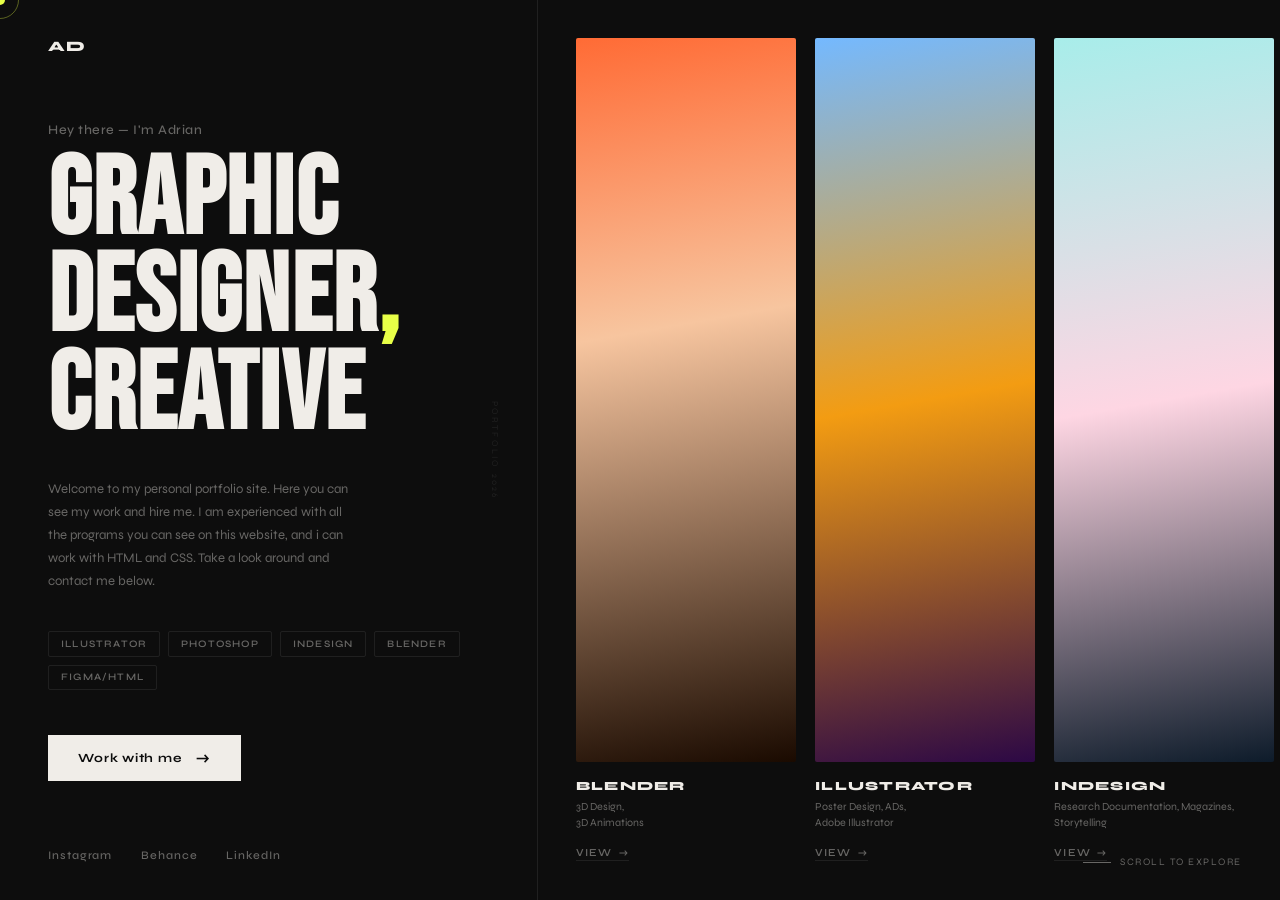
<file: index.html>
<!DOCTYPE html>
<html lang="en">
<head>
  <meta charset="UTF-8"/>
  <meta name="viewport" content="width=device-width, initial-scale=1.0"/>
  <title>Adrian — Graphic Designer</title>
  <link rel="preconnect" href="https://fonts.googleapis.com">
  <link href="https://fonts.googleapis.com/css2?family=Bebas+Neue&family=Syne:wght@400;500;600;700;800&display=swap" rel="stylesheet">
  <link rel="stylesheet" href="styles.css">
</head>
<body>

  <div id="cur"></div>
  <div id="cur-ring"></div>

  <!-- LEFT PANEL -->
  <div class="left">
    <a href="#" class="logo">AD</a>

    <div class="left-body">
      <p class="greeting">Hey there — I'm Adrian</p>
      <h1 class="hero-title">
        GRAPHIC<br>
        DESIGNER<span class="highlight">,</span><br>
        CREATIVE
      </h1>
      <p class="bio">
Welcome to my personal portfolio site. Here you can see my work and hire me. I am experienced with all the programs you can see on this website, and i can work with HTML and CSS. Take a look around and contact me below.     </p>
      <div class="tools">
        <span class="tool-tag">Illustrator</span>
        <span class="tool-tag">Photoshop</span>
        <span class="tool-tag">InDesign</span>
        <span class="tool-tag">Blender</span>
        <span class="tool-tag">Figma/HTML</span>
      </div>
      <div class="cta-wrap">
        <a href="work-with-me.html" class="btn-cta">
          <span>Work with me</span>
          <span class="arr">→</span>
        </a>
      </div>
    </div>

    <div class="socials">
      <a href="#">Instagram</a>
      <a href="#">Behance</a>
      <a href="#">LinkedIn</a>
    </div>

    <span class="v-label">Portfolio 2026</span>
  </div>

  <!-- RIGHT PANEL -->
  <div class="right" id="rightPanel">
    <div class="cards-row">

      <!-- Card 1 -->
      <div class="card c1">
        <a href="Blender.html" class="card-img">
          <div class="card-img-inner"></div>
          <div class="card-overlay">
            <div class="overlay-btn">View Project</div>
          </div>
        </a>
        <div class="card-info">
          <p class="card-title">Blender</p>
          <p class="card-tags">3D Design,<br>3D Animations</p>
          <a href="neon-roots.html" class="card-view">View <span class="v-arr">→</span></a>
        </div>
      </div>

      <!-- Card 2 -->
      <div class="card c2">
        <a href="Illustrator.html" class="card-img">
          <div class="card-img-inner"></div>
          <div class="card-overlay">
            <div class="overlay-btn">View Project</div>
          </div>
        </a>
        <div class="card-info">
          <p class="card-title">Illustrator</p>
          <p class="card-tags">Poster Design, ADs,<br>Adobe Illustrator</p>
          <a href="horizon-drop.html" class="card-view">View <span class="v-arr">→</span></a>
        </div>
      </div>

      <!-- Card 3 -->
      <div class="card c3">
        <a href="InDesign.html" class="card-img">
          <div class="card-img-inner"></div>
          <div class="card-overlay">
            <div class="overlay-btn">View Project</div>
          </div>
        </a>
        <div class="card-info">
          <p class="card-title">InDesign</p>
          <p class="card-tags">Research Documentation, Magazines,<br>Storytelling</p>
          <a href="soft-system.html" class="card-view">View <span class="v-arr">→</span></a>
        </div>
      </div>

      <!-- Card 4 -->
      <div class="card c4">
        <a href="Photoshop.html" class="card-img">
          <div class="card-img-inner"></div>
          <div class="card-overlay">
            <div class="overlay-btn">View Project</div>
          </div>
        </a>
        <div class="card-info">
          <p class="card-title">Photoshop</p>
          <p class="card-tags">Posters, Photoshop Skills<br>Typography</p>
          <a href="grid-pulse.html" class="card-view">View <span class="v-arr">→</span></a>
        </div>
      </div>

      <!-- Card 5 -->
      <div class="card c5">
        <a href="OtherProjects.html" class="card-img">
          <div class="card-img-inner"></div>
          <div class="card-overlay">
            <div class="overlay-btn">View Project</div>
          </div>
        </a>
        <div class="card-info">
          <p class="card-title">Other Projects</p>
          <p class="card-tags">Brand Identity, Digital,<br>Art Direction</p>
          <a href="void-form.html" class="card-view">View <span class="v-arr">→</span></a>
        </div>
      </div>

    </div>

    <div class="scroll-hint">
      <span class="scroll-hint-line"></span>
      Scroll to explore
    </div>
  </div>

  <script>
    // Custom cursor
    const cur = document.getElementById('cur');
    const ring = document.getElementById('cur-ring');
    let mx = 0, my = 0, rx = 0, ry = 0;
    document.addEventListener('mousemove', e => { mx = e.clientX; my = e.clientY; });
    (function tick() {
      rx += (mx - rx) * 0.14;
      ry += (my - ry) * 0.14;
      cur.style.left = mx + 'px'; cur.style.top = my + 'px';
      ring.style.left = rx + 'px'; ring.style.top = ry + 'px';
      requestAnimationFrame(tick);
    })();

    // Horizontal scroll with mouse wheel on right panel
    const panel = document.getElementById('rightPanel');
    panel.addEventListener('wheel', e => {
      e.preventDefault();
      panel.scrollLeft += e.deltaY * 1.2;
    }, { passive: false });
  </script>

</body>
</html>
</file>
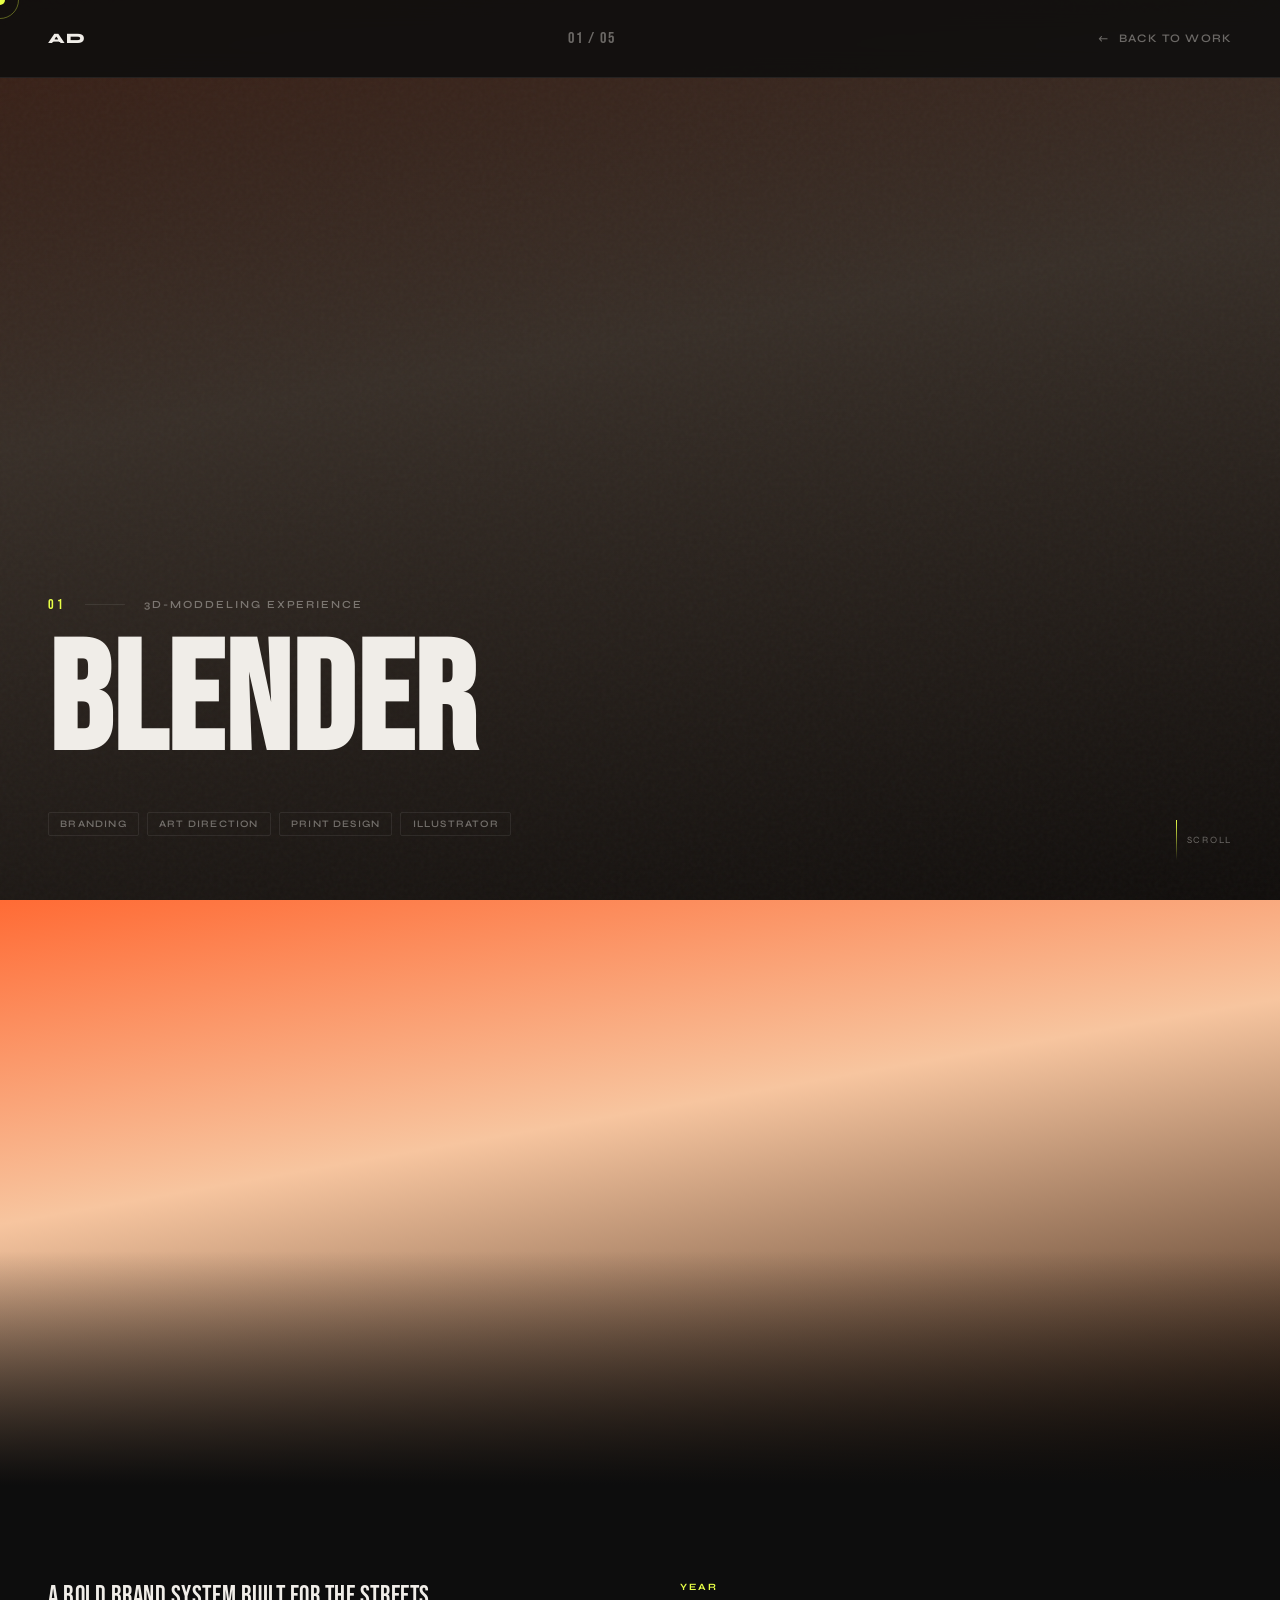
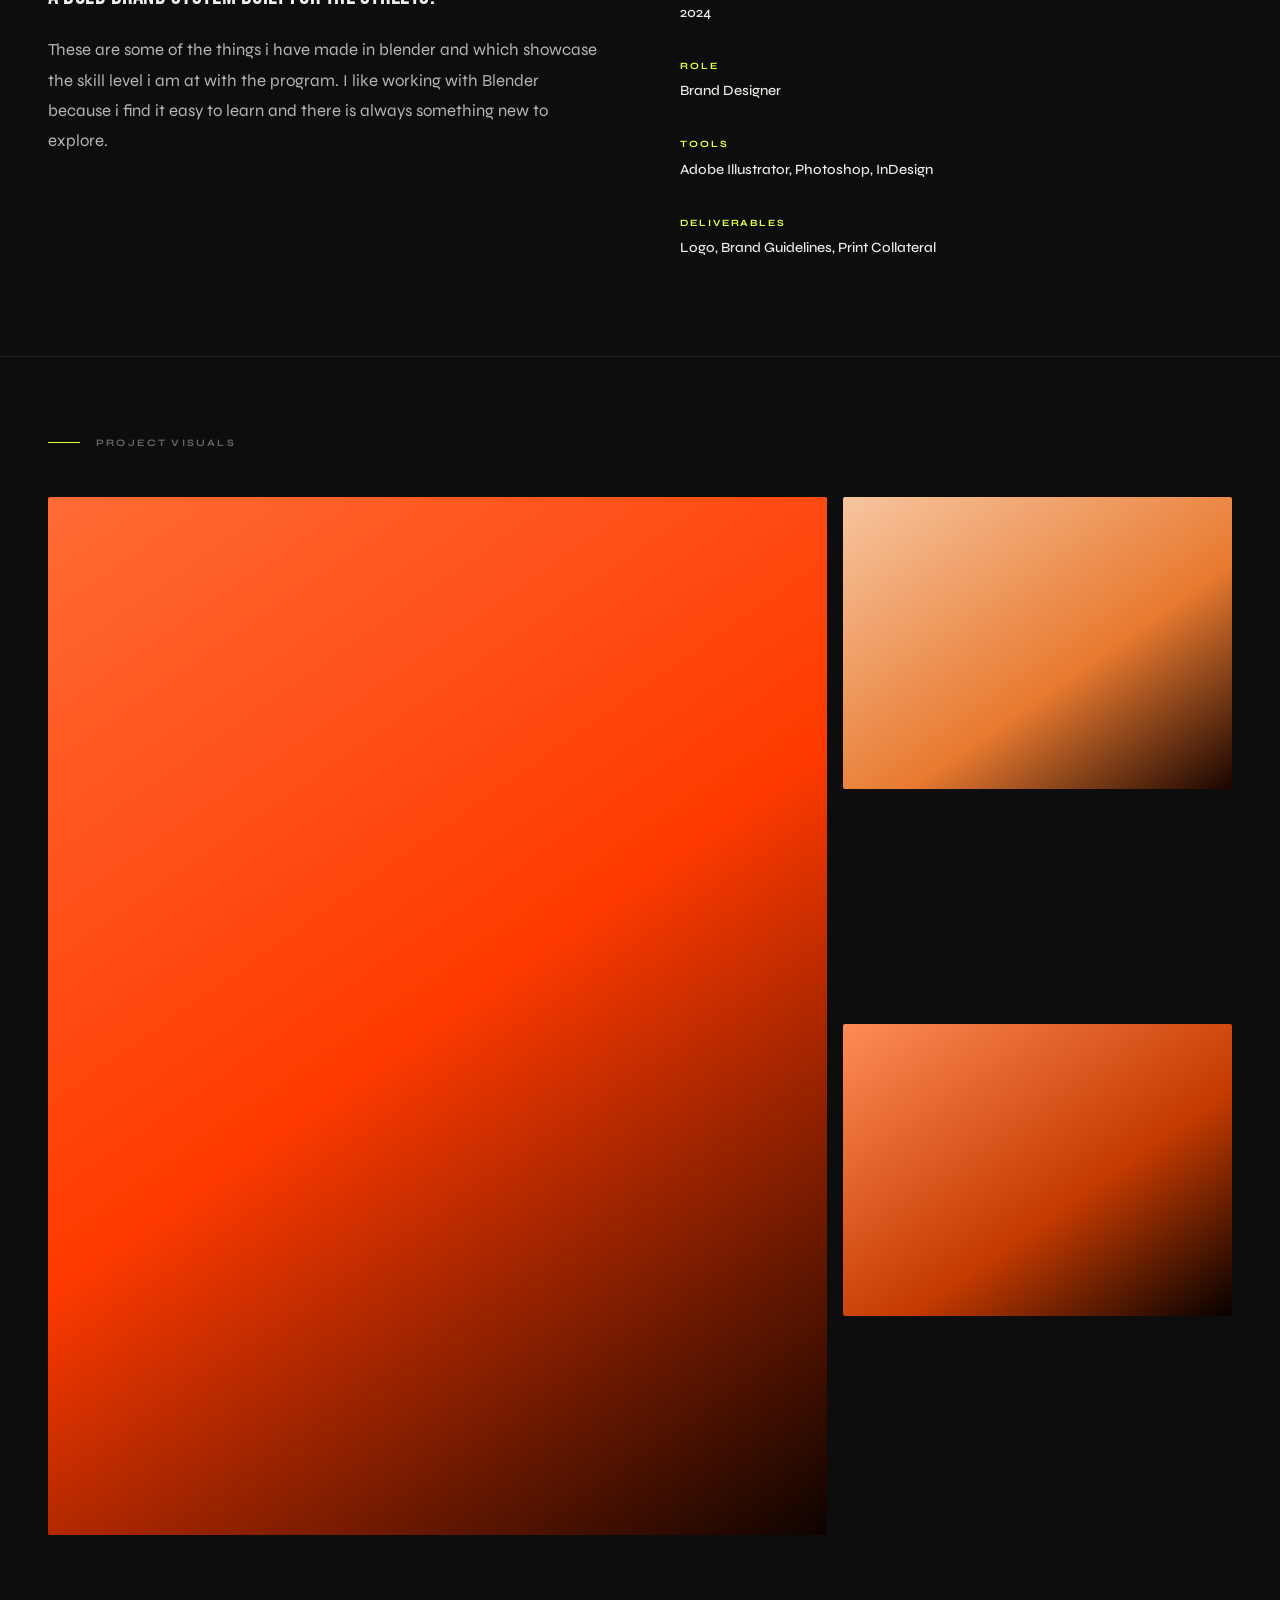
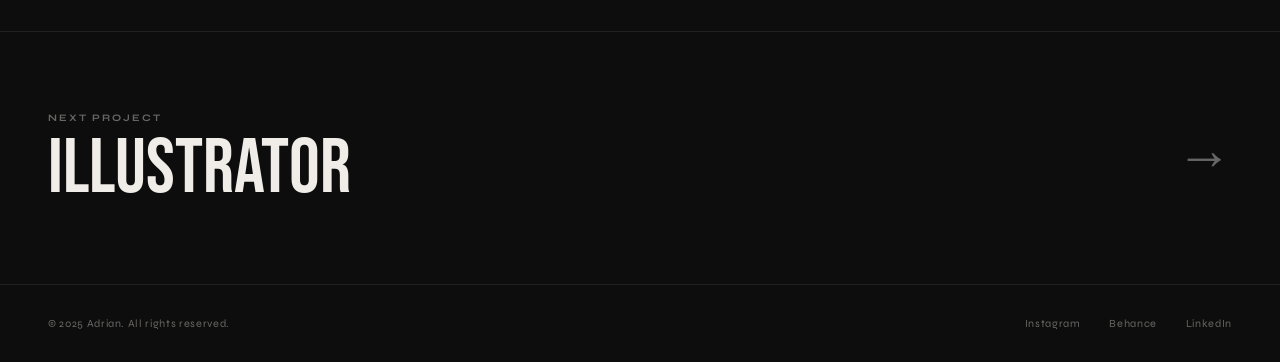
<file: Blender.html>
<!DOCTYPE html>
<html lang="en">
<head>
  <meta charset="UTF-8"/>
  <meta name="viewport" content="width=device-width, initial-scale=1.0"/>
  <title>Blender — Adrian</title>
  <link rel="preconnect" href="https://fonts.googleapis.com">
  <link href="https://fonts.googleapis.com/css2?family=Bebas+Neue&family=Syne:wght@400;500;600;700;800&display=swap" rel="stylesheet">
  <link rel="stylesheet" href="project.css">
</head>
<body>

  <div id="cur"></div>
  <div id="cur-ring"></div>

  <nav class="p-nav">
    <a href="index.html" class="p-nav-logo">AD</a>
    <span class="p-nav-num">01 / 05</span>
    <a href="index.html" class="p-back">Back to Work</a>
  </nav>

  <section class="p-hero">
    <div class="p-hero-bg" style="background: linear-gradient(170deg, #ff6b35 0%, #f7c59f 40%, #1a0a00 100%);"></div>
    <div class="p-hero-noise"></div>
    <div class="p-hero-content">
      <div class="p-eyebrow">
        <span class="p-num">01</span>
        <div class="p-divider"></div>
        <span class="p-category">3D-Moddeling Experience</span>
      </div>
      <h1 class="p-title">Blender</h1>
      <div class="p-tags">
        <span class="p-tag">Branding</span>
        <span class="p-tag">Art Direction</span>
        <span class="p-tag">Print Design</span>
        <span class="p-tag">Illustrator</span>
      </div>
    </div>
    <div class="p-scroll-hint">
      <div class="p-scroll-line"></div>
      <span>Scroll</span>
    </div>
  </section>

  <div class="p-visual-hero">
    <div class="p-visual-hero-inner" style="background: linear-gradient(170deg, #ff6b35 0%, #f7c59f 40%, #1a0a00 100%);"></div>
    <div class="p-visual-overlay"></div>
  </div>

  <section class="p-info reveal">
    <div class="p-desc-col">
      <p class="p-desc-lead">A bold brand system built for the streets.</p>
      <p class="p-desc">
These are some of the things i have made in blender and which showcase the skill level i am at with the program. I like working with Blender because i find it easy to learn and there is always something new to explore.      </p>
    </div>
    <div class="p-meta">
      <div class="p-meta-item">
        <p class="p-meta-label">Year</p>
        <p class="p-meta-value">2024</p>
      </div>
      <div class="p-meta-item">
        <p class="p-meta-label">Role</p>
        <p class="p-meta-value">Brand Designer</p>
      </div>
      <div class="p-meta-item">
        <p class="p-meta-label">Tools</p>
        <p class="p-meta-value">Adobe Illustrator, Photoshop, InDesign</p>
      </div>
      <div class="p-meta-item">
        <p class="p-meta-label">Deliverables</p>
        <p class="p-meta-value">Logo, Brand Guidelines, Print Collateral</p>
      </div>
    </div>
  </section>

  <section class="p-gallery reveal reveal-d1">
    <p class="p-gallery-label">Project Visuals</p>
    <div class="p-gallery-grid">
      <div class="p-gallery-item">
        <div class="p-gallery-inner" style="background: linear-gradient(145deg, #ff6b35 0%, #ff3a00 50%, #0d0300 100%);"></div>
      </div>
      <div class="p-gallery-item">
        <div class="p-gallery-inner" style="background: linear-gradient(145deg, #f7c59f 0%, #e87a30 60%, #1a0500 100%);"></div>
      </div>
      <div class="p-gallery-item">
        <div class="p-gallery-inner" style="background: linear-gradient(145deg, #ff8c55 0%, #c43a00 60%, #050100 100%);"></div>
      </div>
    </div>
  </section>

  <a class="p-next reveal" href="Illustrator.html">
    <div>
      <p class="p-next-label">Next Project</p>
      <p class="p-next-title">Illustrator</p>
    </div>
    <span class="p-next-arrow">→</span>
  </a>

  <footer class="p-footer">
    <p class="p-footer-copy">© 2025 Adrian. All rights reserved.</p>
    <nav class="p-footer-links">
      <a href="#">Instagram</a>
      <a href="#">Behance</a>
      <a href="#">LinkedIn</a>
    </nav>
  </footer>

  <script>
    const cur = document.getElementById('cur');
    const ring = document.getElementById('cur-ring');
    let mx = 0, my = 0, rx = 0, ry = 0;
    document.addEventListener('mousemove', e => { mx = e.clientX; my = e.clientY; });
    (function tick() {
      rx += (mx - rx) * 0.14; ry += (my - ry) * 0.14;
      cur.style.left = mx + 'px'; cur.style.top = my + 'px';
      ring.style.left = rx + 'px'; ring.style.top = ry + 'px';
      requestAnimationFrame(tick);
    })();
    const observer = new IntersectionObserver(entries => {
      entries.forEach(e => { if (e.isIntersecting) { e.target.classList.add('visible'); observer.unobserve(e.target); } });
    }, { threshold: 0.1 });
    document.querySelectorAll('.reveal').forEach(el => observer.observe(el));
  </script>
</body>
</html>
</file>
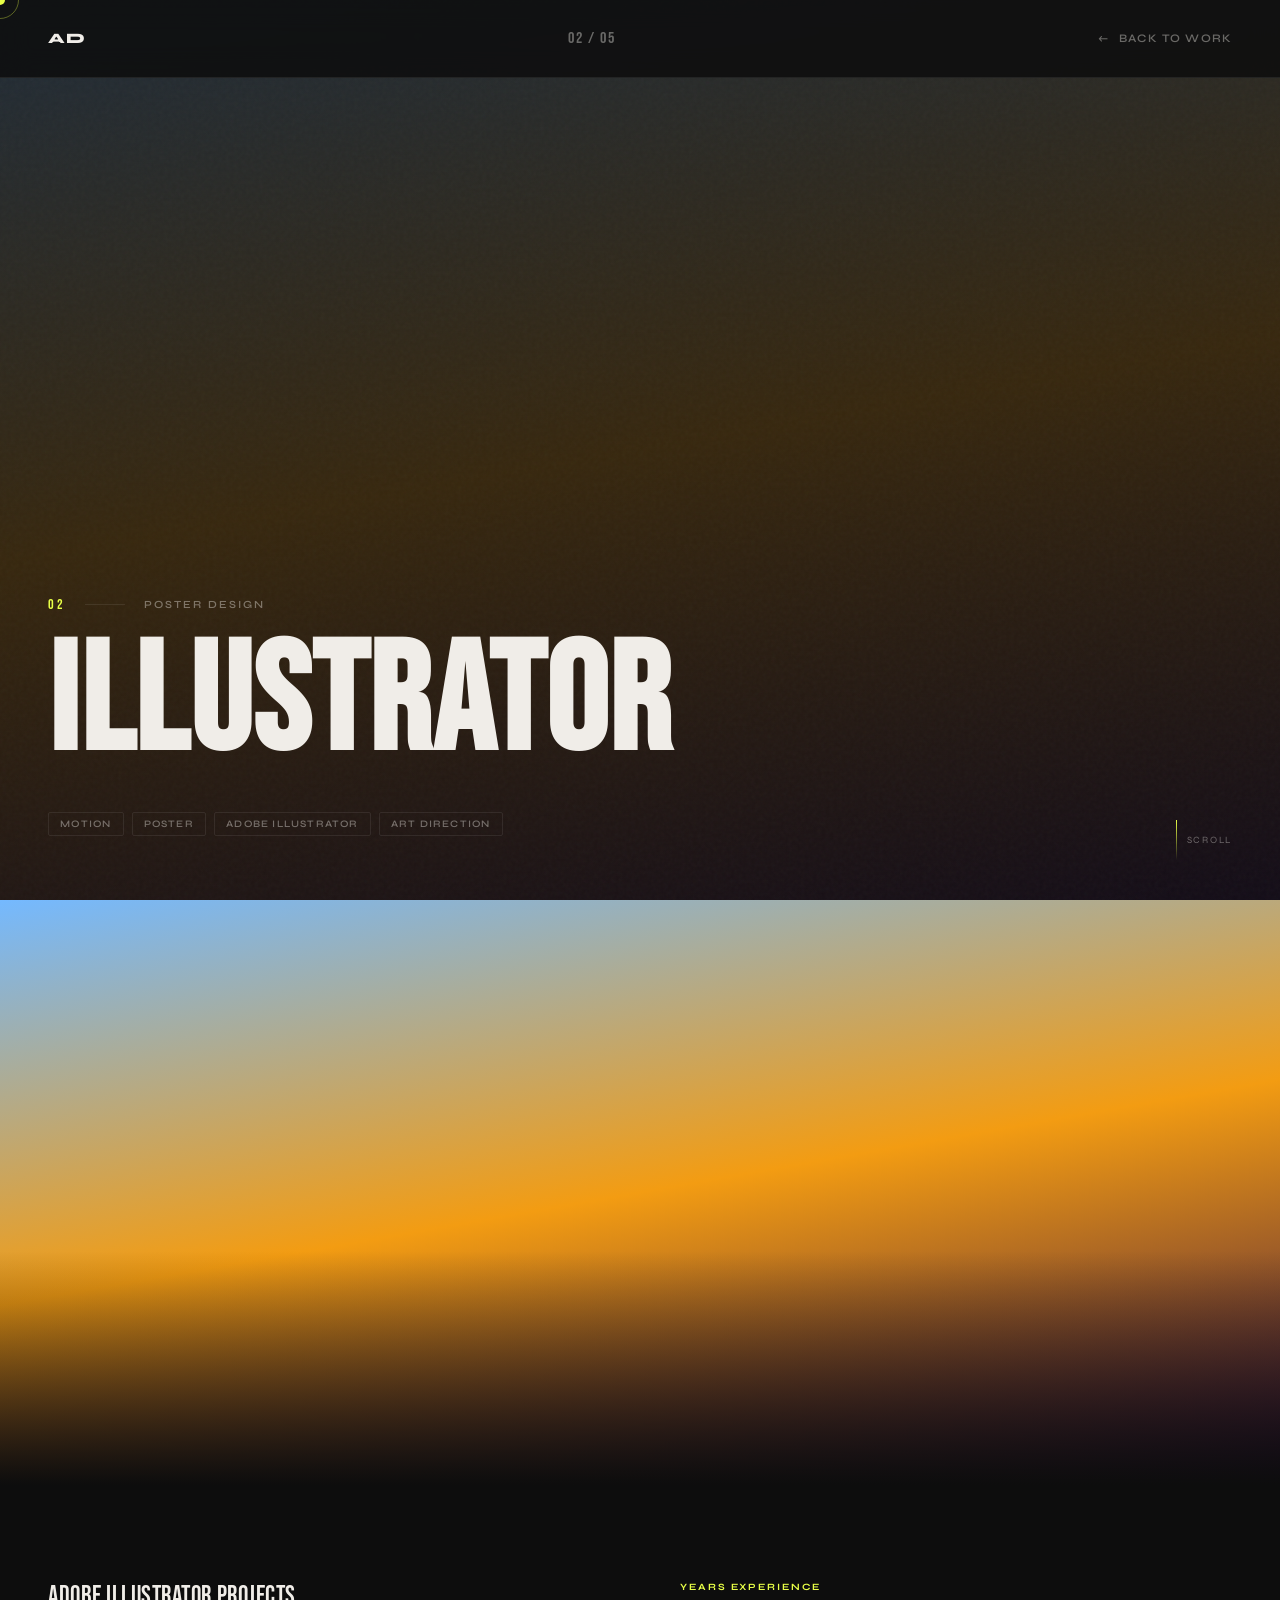
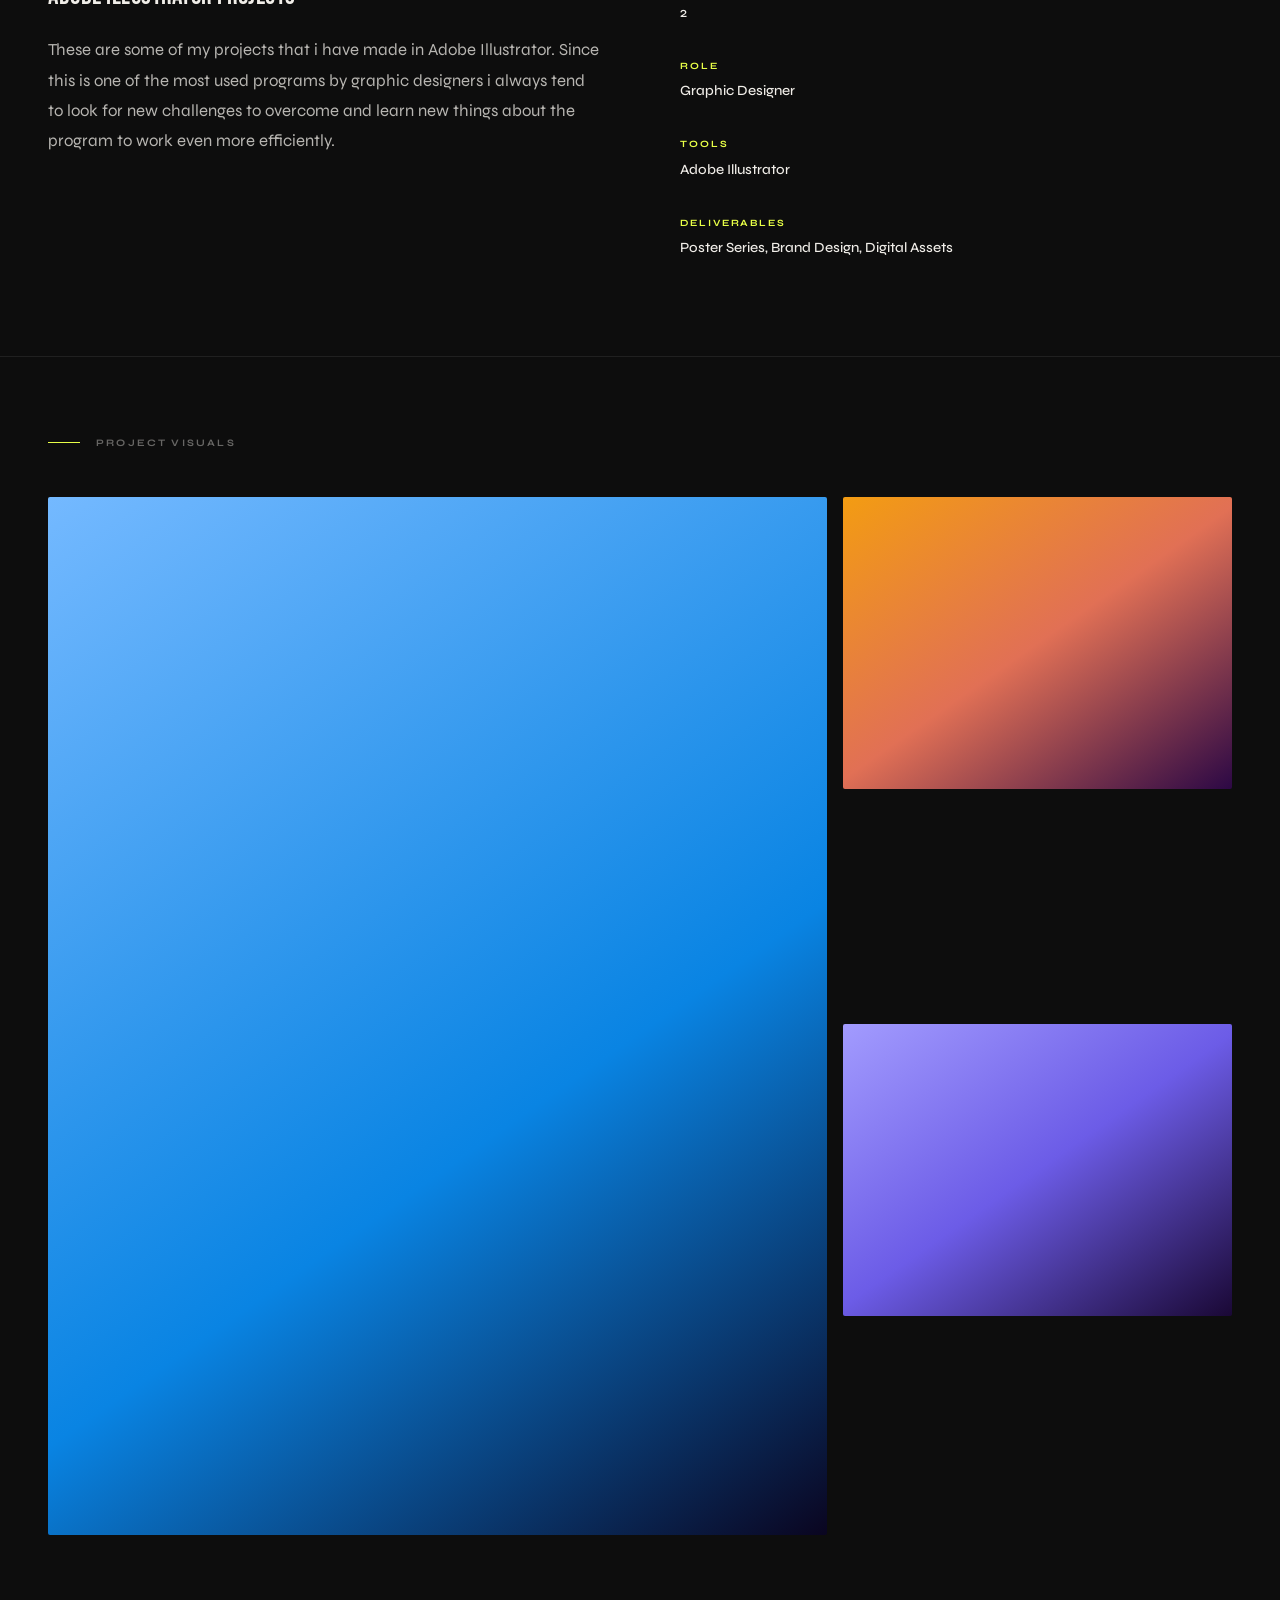
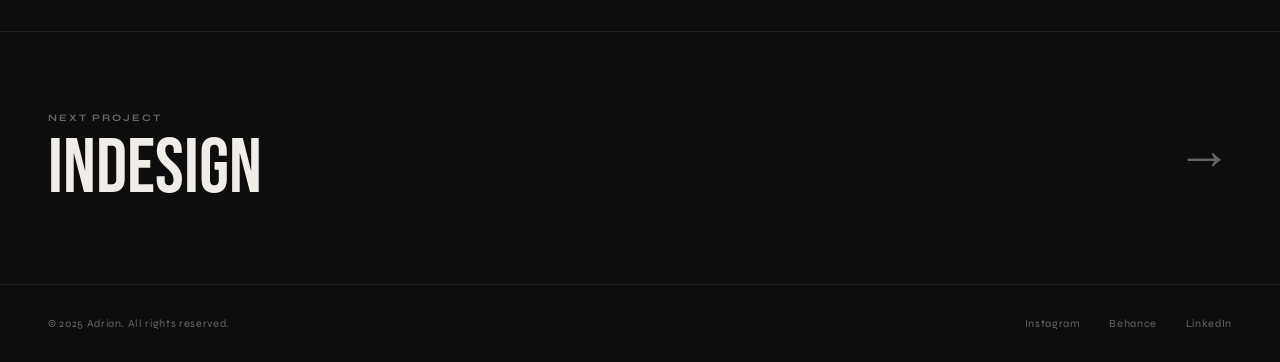
<file: Illustrator.html>
<!DOCTYPE html>
<html lang="en">
<head>
  <meta charset="UTF-8"/>
  <meta name="viewport" content="width=device-width, initial-scale=1.0"/>
  <title>Illustrator — Adrian</title>
  <link rel="preconnect" href="https://fonts.googleapis.com">
  <link href="https://fonts.googleapis.com/css2?family=Bebas+Neue&family=Syne:wght@400;500;600;700;800&display=swap" rel="stylesheet">
  <link rel="stylesheet" href="project.css">
</head>
<body>

  <div id="cur"></div>
  <div id="cur-ring"></div>

  <nav class="p-nav">
    <a href="index.html" class="p-nav-logo">AD</a>
    <span class="p-nav-num">02 / 05</span>
    <a href="index.html" class="p-back">Back to Work</a>
  </nav>

  <section class="p-hero">
    <div class="p-hero-bg" style="background: linear-gradient(170deg, #74b9ff 0%, #f39c12 50%, #2c0845 100%);"></div>
    <div class="p-hero-noise"></div>
    <div class="p-hero-content">
      <div class="p-eyebrow">
        <span class="p-num">02</span>
        <div class="p-divider"></div>
        <span class="p-category">Poster Design</span>
      </div>
      <h1 class="p-title">Illustrator</h1>
      <div class="p-tags">
        <span class="p-tag">Motion</span>
        <span class="p-tag">Poster</span>
        <span class="p-tag">Adobe Illustrator</span>
        <span class="p-tag">Art Direction</span>
      </div>
    </div>
    <div class="p-scroll-hint">
      <div class="p-scroll-line"></div>
      <span>Scroll</span>
    </div>
  </section>

  <div class="p-visual-hero">
    <div class="p-visual-hero-inner" style="background: linear-gradient(170deg, #74b9ff 0%, #f39c12 50%, #2c0845 100%);"></div>
    <div class="p-visual-overlay"></div>
  </div>

  <section class="p-info reveal">
    <div class="p-desc-col">
      <p class="p-desc-lead">Adobe Illustrator Projects</p>
      <p class="p-desc">
These are some of my projects that i have made in Adobe Illustrator. Since this is one of the most used programs by graphic designers i always tend to look for new challenges to overcome and learn new things about the program to work even more efficiently.       </p>
    </div>
    <div class="p-meta">
      <div class="p-meta-item">
        <p class="p-meta-label">Years Experience</p>
        <p class="p-meta-value">2</p>
      </div>
      <div class="p-meta-item">
        <p class="p-meta-label">Role</p>
        <p class="p-meta-value">Graphic Designer</p>
      </div>
      <div class="p-meta-item">
        <p class="p-meta-label">Tools</p>
        <p class="p-meta-value">Adobe Illustrator</p>
      </div>
      <div class="p-meta-item">
        <p class="p-meta-label">Deliverables</p>
        <p class="p-meta-value">Poster Series, Brand Design, Digital Assets</p>
      </div>
    </div>
  </section>

  <section class="p-gallery reveal reveal-d1">
    <p class="p-gallery-label">Project Visuals</p>
    <div class="p-gallery-grid">
      <div class="p-gallery-item">
        <div class="p-gallery-inner" style="background: linear-gradient(145deg, #74b9ff 0%, #0984e3 60%, #0a0520 100%);"></div>
      </div>
      <div class="p-gallery-item">
        <div class="p-gallery-inner" style="background: linear-gradient(145deg, #f39c12 0%, #e17055 50%, #2c0845 100%);"></div>
      </div>
      <div class="p-gallery-item">
        <div class="p-gallery-inner" style="background: linear-gradient(145deg, #a29bfe 0%, #6c5ce7 50%, #1a0835 100%);"></div>
      </div>
    </div>
  </section>

  <a class="p-next reveal" href="InDesign.html">
    <div>
      <p class="p-next-label">Next Project</p>
      <p class="p-next-title">InDesign</p>
    </div>
    <span class="p-next-arrow">→</span>
  </a>

  <footer class="p-footer">
    <p class="p-footer-copy">© 2025 Adrian. All rights reserved.</p>
    <nav class="p-footer-links">
      <a href="#">Instagram</a>
      <a href="#">Behance</a>
      <a href="#">LinkedIn</a>
    </nav>
  </footer>

  <script>
    const cur = document.getElementById('cur');
    const ring = document.getElementById('cur-ring');
    let mx = 0, my = 0, rx = 0, ry = 0;
    document.addEventListener('mousemove', e => { mx = e.clientX; my = e.clientY; });
    (function tick() {
      rx += (mx - rx) * 0.14; ry += (my - ry) * 0.14;
      cur.style.left = mx + 'px'; cur.style.top = my + 'px';
      ring.style.left = rx + 'px'; ring.style.top = ry + 'px';
      requestAnimationFrame(tick);
    })();
    const observer = new IntersectionObserver(entries => {
      entries.forEach(e => { if (e.isIntersecting) { e.target.classList.add('visible'); observer.unobserve(e.target); } });
    }, { threshold: 0.1 });
    document.querySelectorAll('.reveal').forEach(el => observer.observe(el));
  </script>
</body>
</html>
</file>
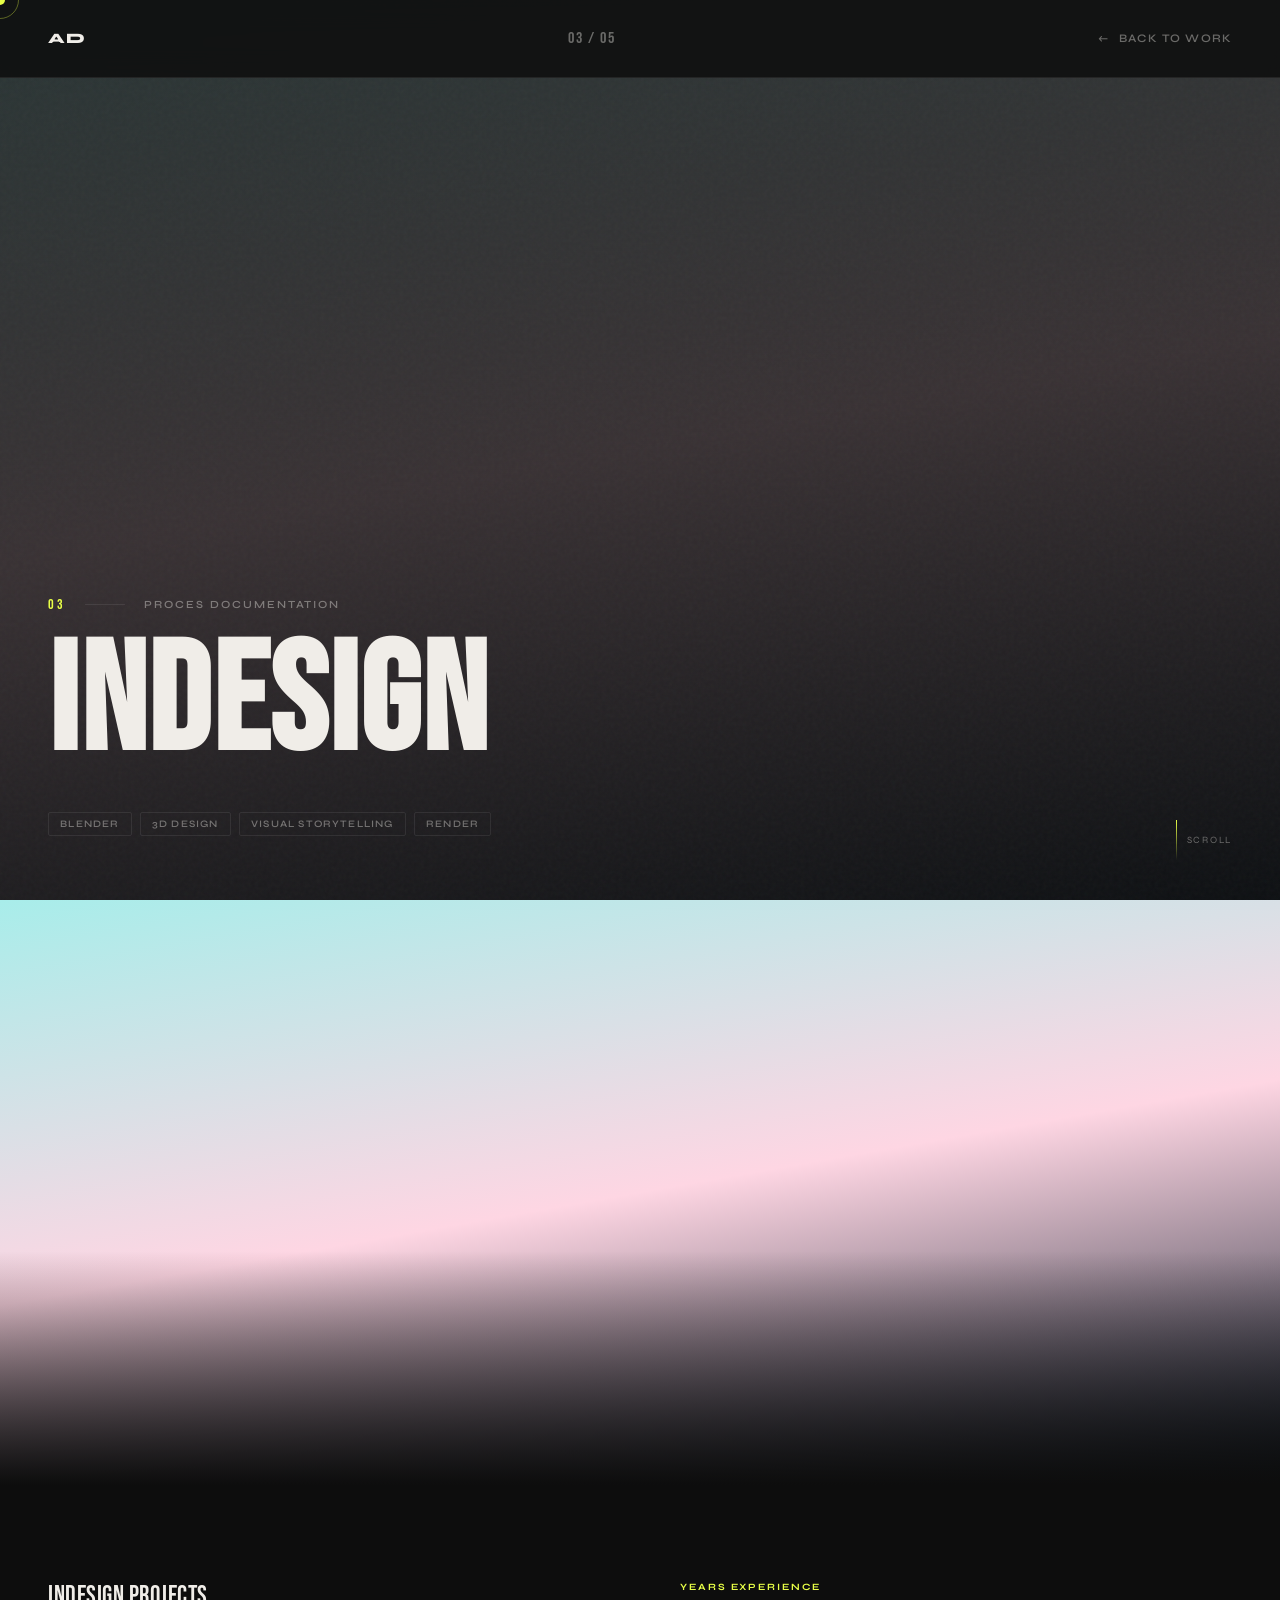
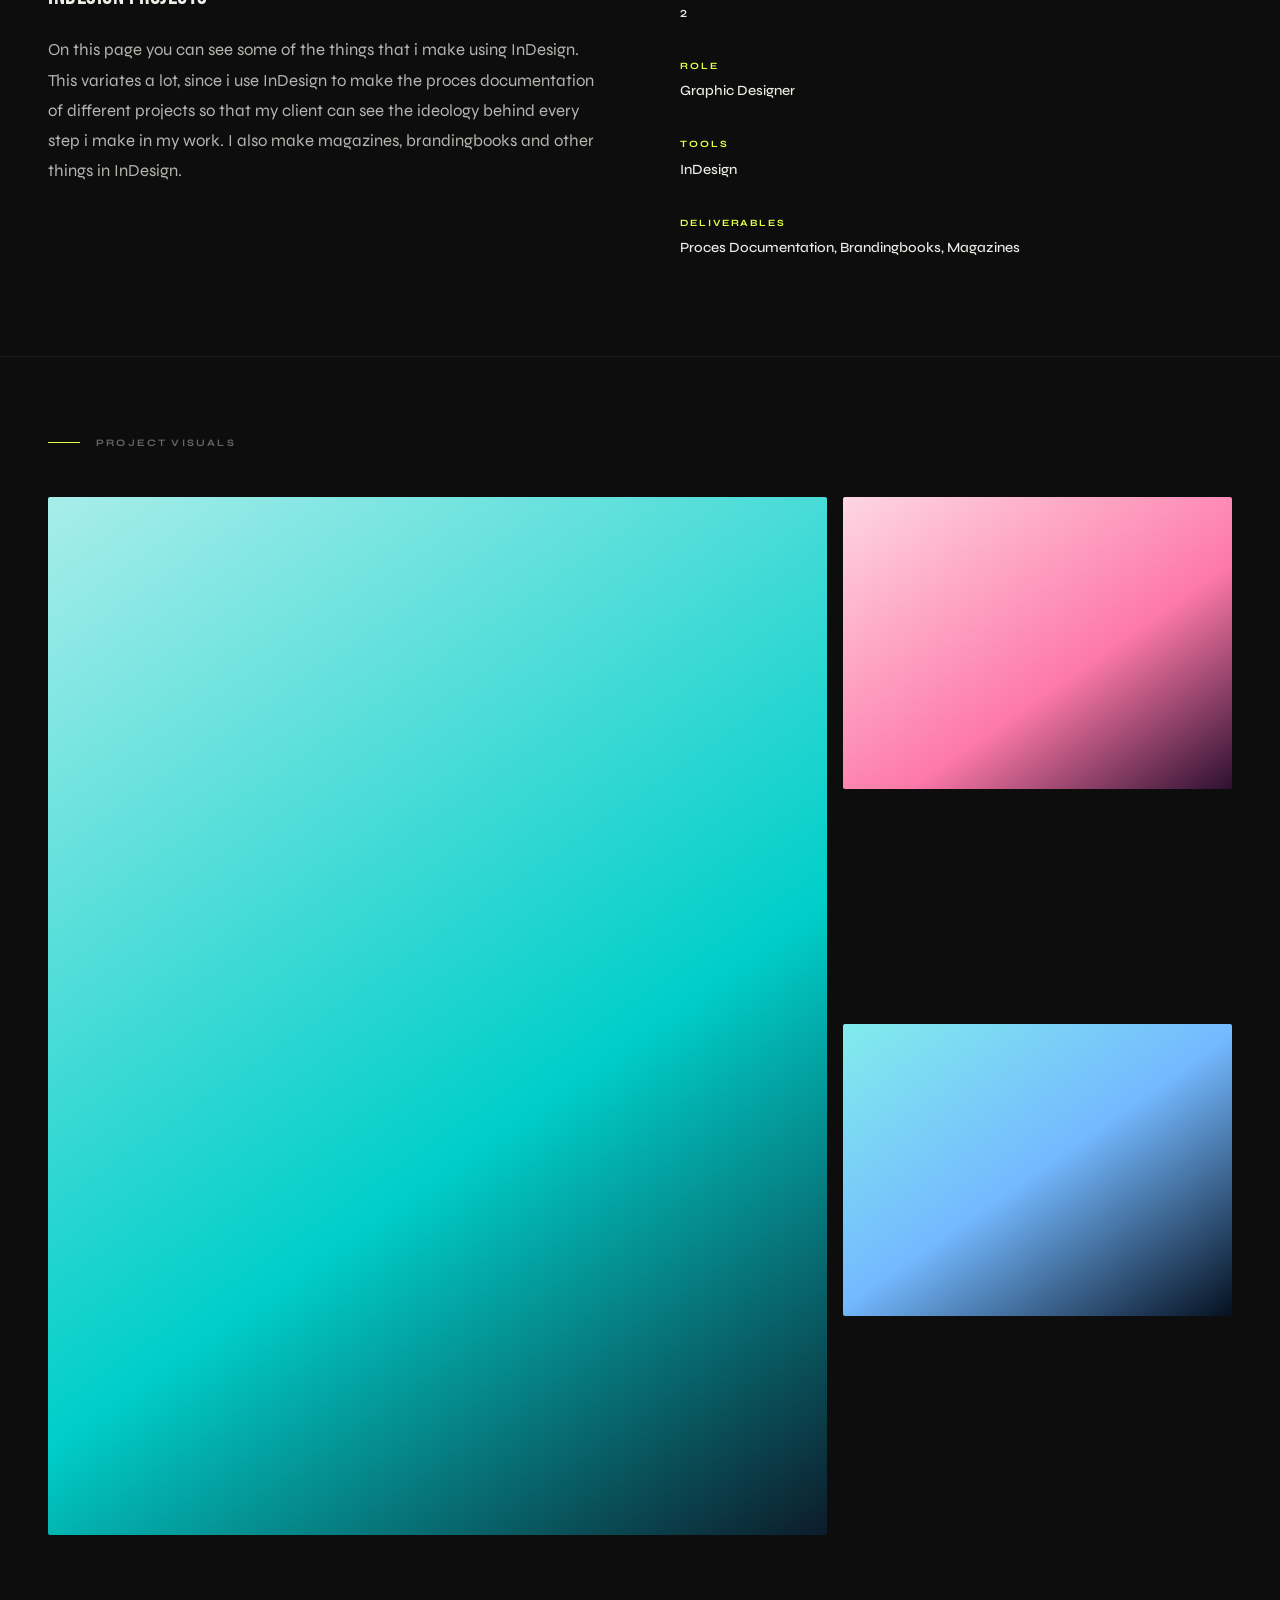
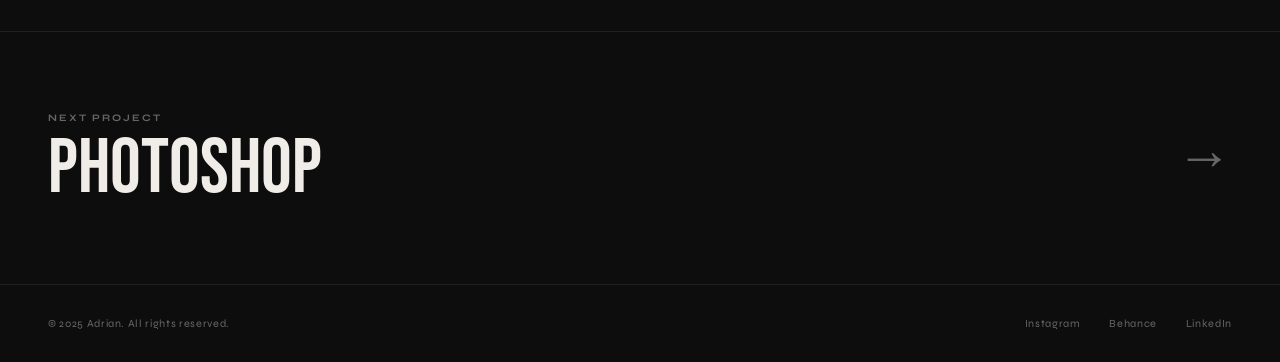
<file: InDesign.html>
<!DOCTYPE html>
<html lang="en">
<head>
  <meta charset="UTF-8"/>
  <meta name="viewport" content="width=device-width, initial-scale=1.0"/>
  <title>Indesign — Adrian</title>
  <link rel="preconnect" href="https://fonts.googleapis.com">
  <link href="https://fonts.googleapis.com/css2?family=Bebas+Neue&family=Syne:wght@400;500;600;700;800&display=swap" rel="stylesheet">
  <link rel="stylesheet" href="project.css">
</head>
<body>

  <div id="cur"></div>
  <div id="cur-ring"></div>

  <nav class="p-nav">
    <a href="index.html" class="p-nav-logo">AD</a>
    <span class="p-nav-num">03 / 05</span>
    <a href="index.html" class="p-back">Back to Work</a>
  </nav>

  <section class="p-hero">
    <div class="p-hero-bg" style="background: linear-gradient(170deg, #a8edea 0%, #fed6e3 50%, #0d1b2a 100%);"></div>
    <div class="p-hero-noise"></div>
    <div class="p-hero-content">
      <div class="p-eyebrow">
        <span class="p-num">03</span>
        <div class="p-divider"></div>
        <span class="p-category">Proces Documentation</span>
      </div>
      <h1 class="p-title">InDesign</h1>
      <div class="p-tags">
        <span class="p-tag">Blender</span>
        <span class="p-tag">3D Design</span>
        <span class="p-tag">Visual Storytelling</span>
        <span class="p-tag">Render</span>
      </div>
    </div>
    <div class="p-scroll-hint">
      <div class="p-scroll-line"></div>
      <span>Scroll</span>
    </div>
  </section>

  <div class="p-visual-hero">
    <div class="p-visual-hero-inner" style="background: linear-gradient(170deg, #a8edea 0%, #fed6e3 50%, #0d1b2a 100%);"></div>
    <div class="p-visual-overlay"></div>
  </div>

  <section class="p-info reveal">
    <div class="p-desc-col">
      <p class="p-desc-lead">InDesign Projects</p>
      <p class="p-desc">
On this page you can see some of the things that i make using InDesign. This variates a lot, since i use InDesign to make the proces documentation of different projects so that my client can see the ideology behind every step i make in my work. I also make magazines, brandingbooks and other things in InDesign.      </p>
    </div>
    <div class="p-meta">
      <div class="p-meta-item">
        <p class="p-meta-label">Years Experience</p>
        <p class="p-meta-value">2</p>
      </div>
      <div class="p-meta-item">
        <p class="p-meta-label">Role</p>
        <p class="p-meta-value">Graphic Designer</p>
      </div>
      <div class="p-meta-item">
        <p class="p-meta-label">Tools</p>
        <p class="p-meta-value">InDesign</p>
      </div>
      <div class="p-meta-item">
        <p class="p-meta-label">Deliverables</p>
        <p class="p-meta-value">Proces Documentation, Brandingbooks, Magazines</p>
      </div>
    </div>
  </section>

  <section class="p-gallery reveal reveal-d1">
    <p class="p-gallery-label">Project Visuals</p>
    <div class="p-gallery-grid">
      <div class="p-gallery-item">
        <div class="p-gallery-inner" style="background: linear-gradient(145deg, #a8edea 0%, #00cec9 60%, #0d1b2a 100%);"></div>
      </div>
      <div class="p-gallery-item">
        <div class="p-gallery-inner" style="background: linear-gradient(145deg, #fed6e3 0%, #fd79a8 60%, #2d1030 100%);"></div>
      </div>
      <div class="p-gallery-item">
        <div class="p-gallery-inner" style="background: linear-gradient(145deg, #81ecec 0%, #74b9ff 50%, #051020 100%);"></div>
      </div>
    </div>
  </section>

  <a class="p-next reveal" href="Photoshop.html">
    <div>
      <p class="p-next-label">Next Project</p>
      <p class="p-next-title">Photoshop</p>
    </div>
    <span class="p-next-arrow">→</span>
  </a>

  <footer class="p-footer">
    <p class="p-footer-copy">© 2025 Adrian. All rights reserved.</p>
    <nav class="p-footer-links">
      <a href="#">Instagram</a>
      <a href="#">Behance</a>
      <a href="#">LinkedIn</a>
    </nav>
  </footer>

  <script>
    const cur = document.getElementById('cur');
    const ring = document.getElementById('cur-ring');
    let mx = 0, my = 0, rx = 0, ry = 0;
    document.addEventListener('mousemove', e => { mx = e.clientX; my = e.clientY; });
    (function tick() {
      rx += (mx - rx) * 0.14; ry += (my - ry) * 0.14;
      cur.style.left = mx + 'px'; cur.style.top = my + 'px';
      ring.style.left = rx + 'px'; ring.style.top = ry + 'px';
      requestAnimationFrame(tick);
    })();
    const observer = new IntersectionObserver(entries => {
      entries.forEach(e => { if (e.isIntersecting) { e.target.classList.add('visible'); observer.unobserve(e.target); } });
    }, { threshold: 0.1 });
    document.querySelectorAll('.reveal').forEach(el => observer.observe(el));
  </script>
</body>
</html>
</file>
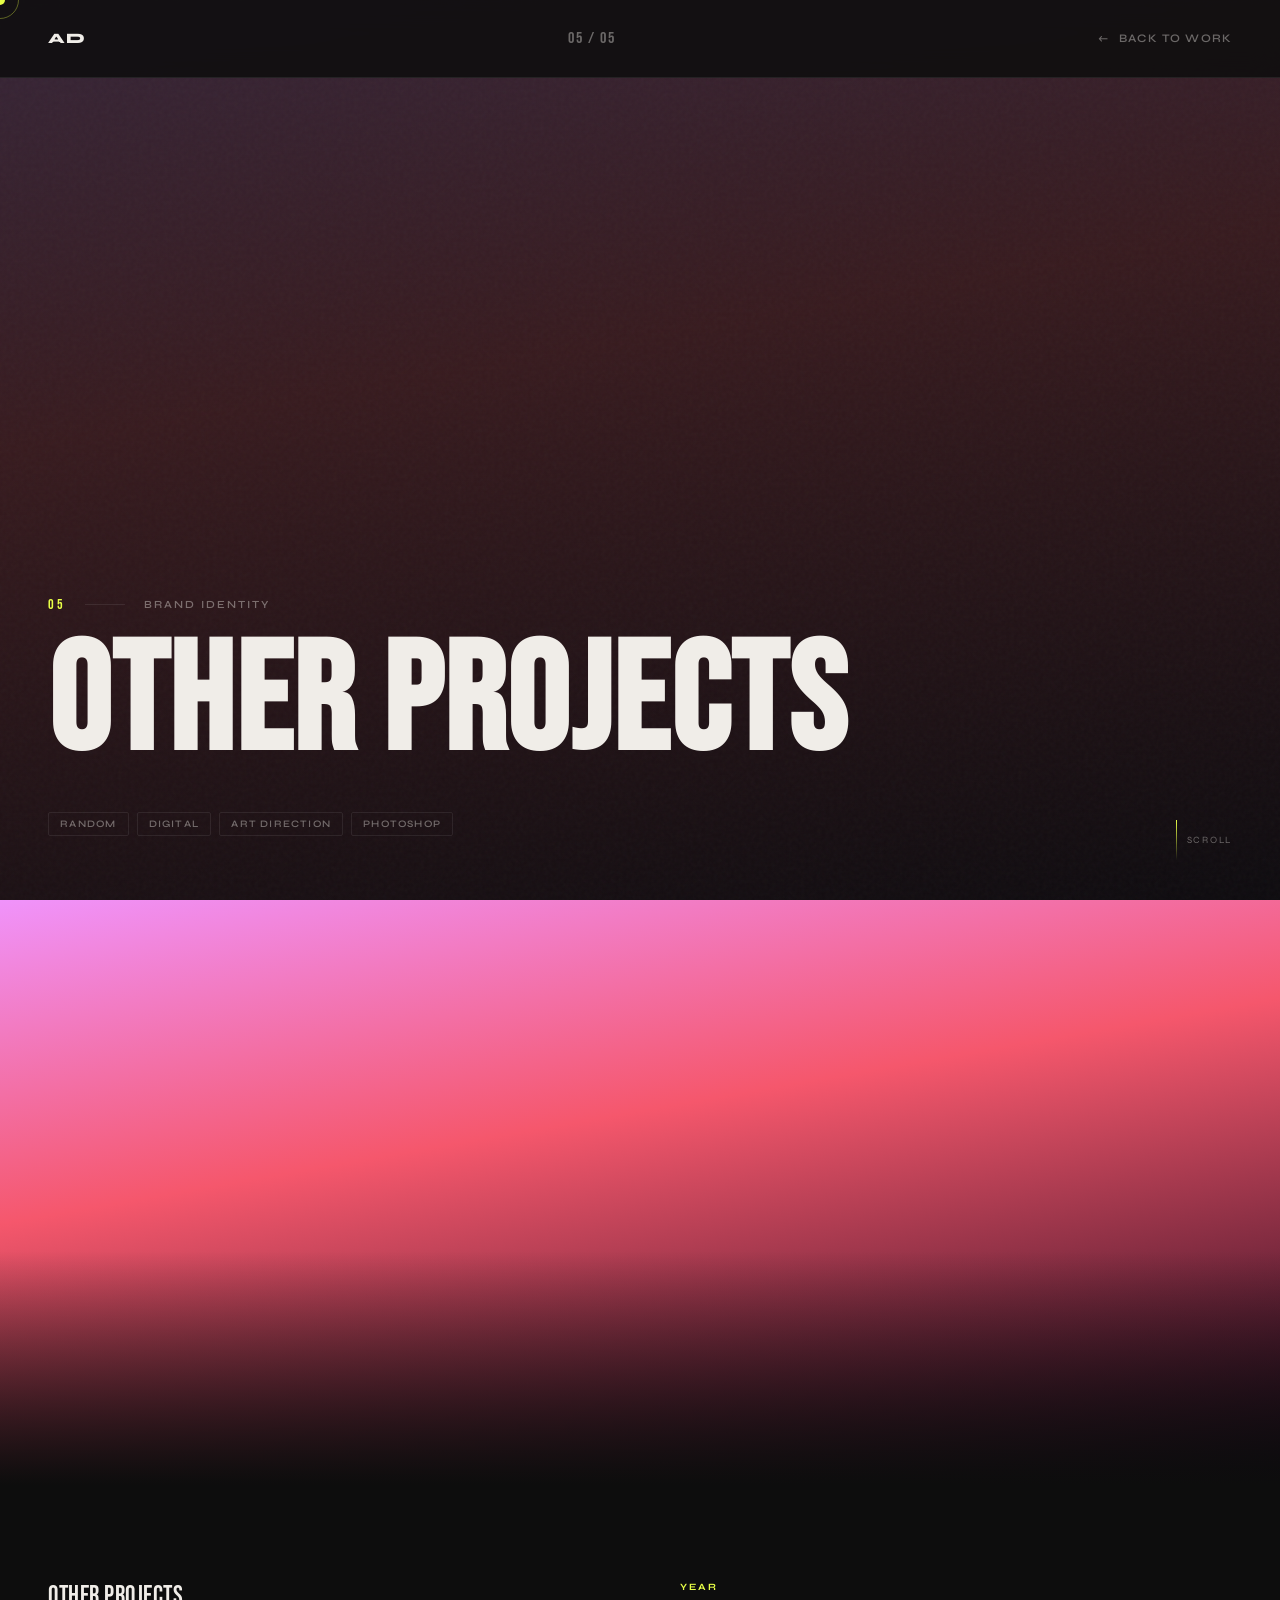
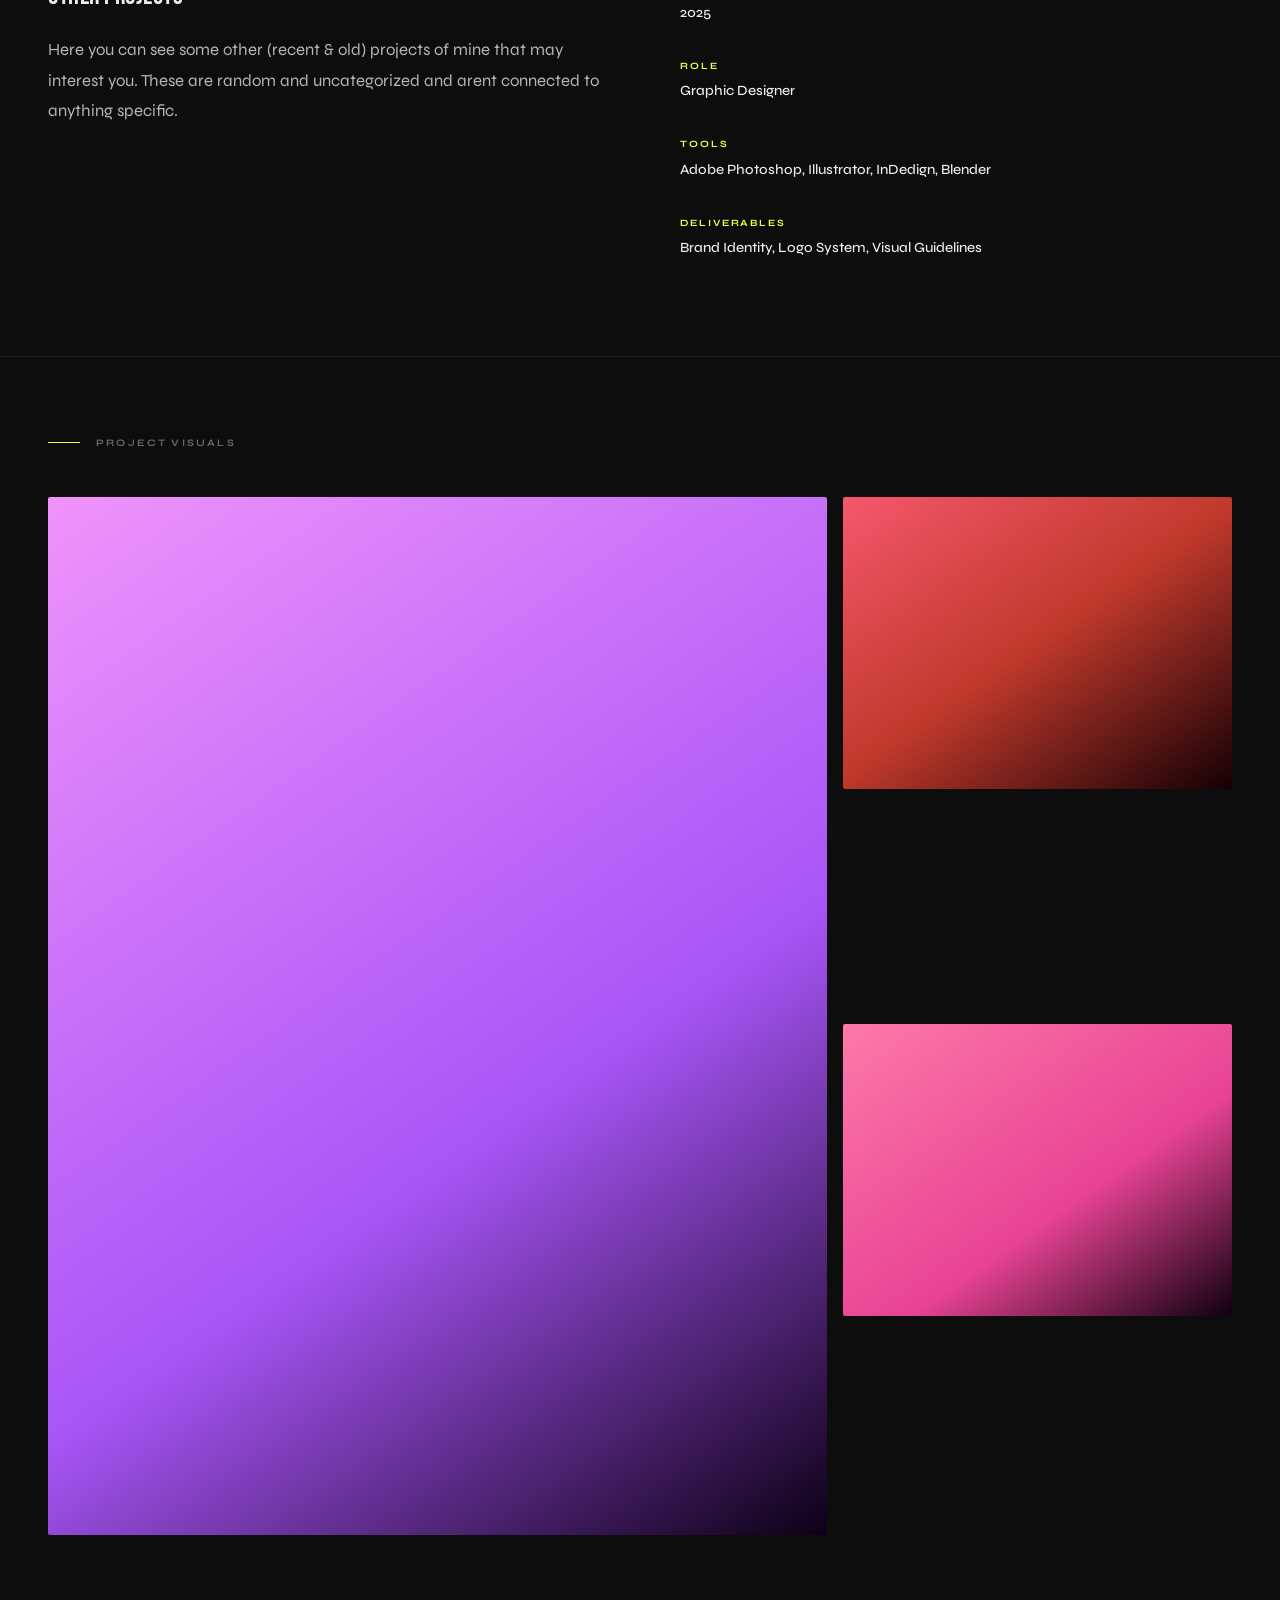
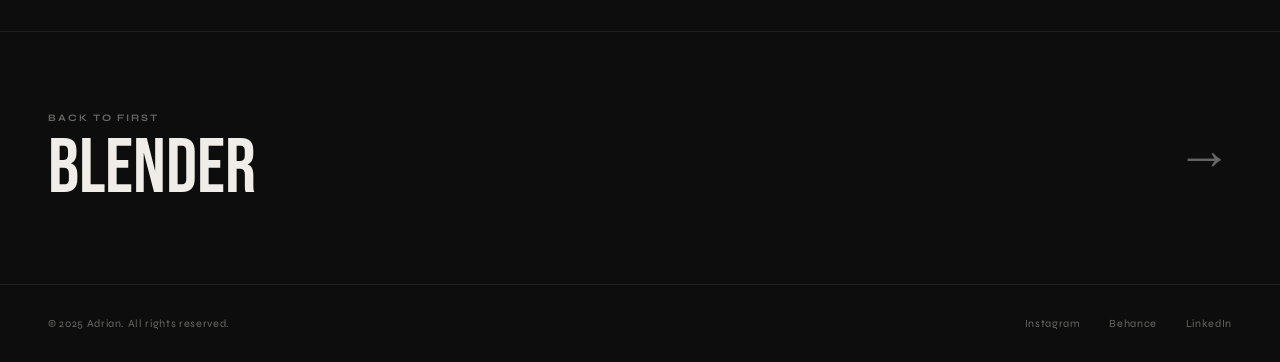
<file: OtherProjects.html>
<!DOCTYPE html>
<html lang="en">
<head>
  <meta charset="UTF-8"/>
  <meta name="viewport" content="width=device-width, initial-scale=1.0"/>
  <title>Other Projects — Adrian</title>
  <link rel="preconnect" href="https://fonts.googleapis.com">
  <link href="https://fonts.googleapis.com/css2?family=Bebas+Neue&family=Syne:wght@400;500;600;700;800&display=swap" rel="stylesheet">
  <link rel="stylesheet" href="project.css">
</head>
<body>

  <div id="cur"></div>
  <div id="cur-ring"></div>

  <nav class="p-nav">
    <a href="index.html" class="p-nav-logo">AD</a>
    <span class="p-nav-num">05 / 05</span>
    <a href="index.html" class="p-back">Back to Work</a>
  </nav>

  <section class="p-hero">
    <div class="p-hero-bg" style="background: linear-gradient(170deg, #f093fb 0%, #f5576c 40%, #0d0015 100%);"></div>
    <div class="p-hero-noise"></div>
    <div class="p-hero-content">
      <div class="p-eyebrow">
        <span class="p-num">05</span>
        <div class="p-divider"></div>
        <span class="p-category">Brand Identity</span>
      </div>
      <h1 class="p-title">Other Projects</h1>
      <div class="p-tags">
        <span class="p-tag">Random</span>
        <span class="p-tag">Digital</span>
        <span class="p-tag">Art Direction</span>
        <span class="p-tag">Photoshop</span>
      </div>
    </div>
    <div class="p-scroll-hint">
      <div class="p-scroll-line"></div>
      <span>Scroll</span>
    </div>
  </section>

  <div class="p-visual-hero">
    <div class="p-visual-hero-inner" style="background: linear-gradient(170deg, #f093fb 0%, #f5576c 40%, #0d0015 100%);"></div>
    <div class="p-visual-overlay"></div>
  </div>

  <section class="p-info reveal">
    <div class="p-desc-col">
      <p class="p-desc-lead">Other Projects</p>
      <p class="p-desc">
Here you can see some other (recent & old) projects of mine that may interest you. These are random and uncategorized and arent connected to anything specific.       </p>
    </div>
    <div class="p-meta">
      <div class="p-meta-item">
        <p class="p-meta-label">Year</p>
        <p class="p-meta-value">2025</p>
      </div>
      <div class="p-meta-item">
        <p class="p-meta-label">Role</p>
        <p class="p-meta-value">Graphic Designer</p>
      </div>
      <div class="p-meta-item">
        <p class="p-meta-label">Tools</p>
        <p class="p-meta-value">Adobe Photoshop, Illustrator, InDedign, Blender</p>
      </div>
      <div class="p-meta-item">
        <p class="p-meta-label">Deliverables</p>
        <p class="p-meta-value">Brand Identity, Logo System, Visual Guidelines</p>
      </div>
    </div>
  </section>

  <section class="p-gallery reveal reveal-d1">
    <p class="p-gallery-label">Project Visuals</p>
    <div class="p-gallery-grid">
      <div class="p-gallery-item">
        <div class="p-gallery-inner" style="background: linear-gradient(145deg, #f093fb 0%, #a855f7 60%, #0d0015 100%);"></div>
      </div>
      <div class="p-gallery-item">
        <div class="p-gallery-inner" style="background: linear-gradient(145deg, #f5576c 0%, #c0392b 50%, #150005 100%);"></div>
      </div>
      <div class="p-gallery-item">
        <div class="p-gallery-inner" style="background: linear-gradient(145deg, #fd79a8 0%, #e84393 60%, #100010 100%);"></div>
      </div>
    </div>
  </section>

  <a class="p-next reveal" href="Blender.html">
    <div>
      <p class="p-next-label">Back to First</p>
      <p class="p-next-title">Blender</p>
    </div>
    <span class="p-next-arrow">→</span>
  </a>

  <footer class="p-footer">
    <p class="p-footer-copy">© 2025 Adrian. All rights reserved.</p>
    <nav class="p-footer-links">
      <a href="#">Instagram</a>
      <a href="#">Behance</a>
      <a href="#">LinkedIn</a>
    </nav>
  </footer>

  <script>
    const cur = document.getElementById('cur');
    const ring = document.getElementById('cur-ring');
    let mx = 0, my = 0, rx = 0, ry = 0;
    document.addEventListener('mousemove', e => { mx = e.clientX; my = e.clientY; });
    (function tick() {
      rx += (mx - rx) * 0.14; ry += (my - ry) * 0.14;
      cur.style.left = mx + 'px'; cur.style.top = my + 'px';
      ring.style.left = rx + 'px'; ring.style.top = ry + 'px';
      requestAnimationFrame(tick);
    })();
    const observer = new IntersectionObserver(entries => {
      entries.forEach(e => { if (e.isIntersecting) { e.target.classList.add('visible'); observer.unobserve(e.target); } });
    }, { threshold: 0.1 });
    document.querySelectorAll('.reveal').forEach(el => observer.observe(el));
  </script>
</body>
</html>
</file>
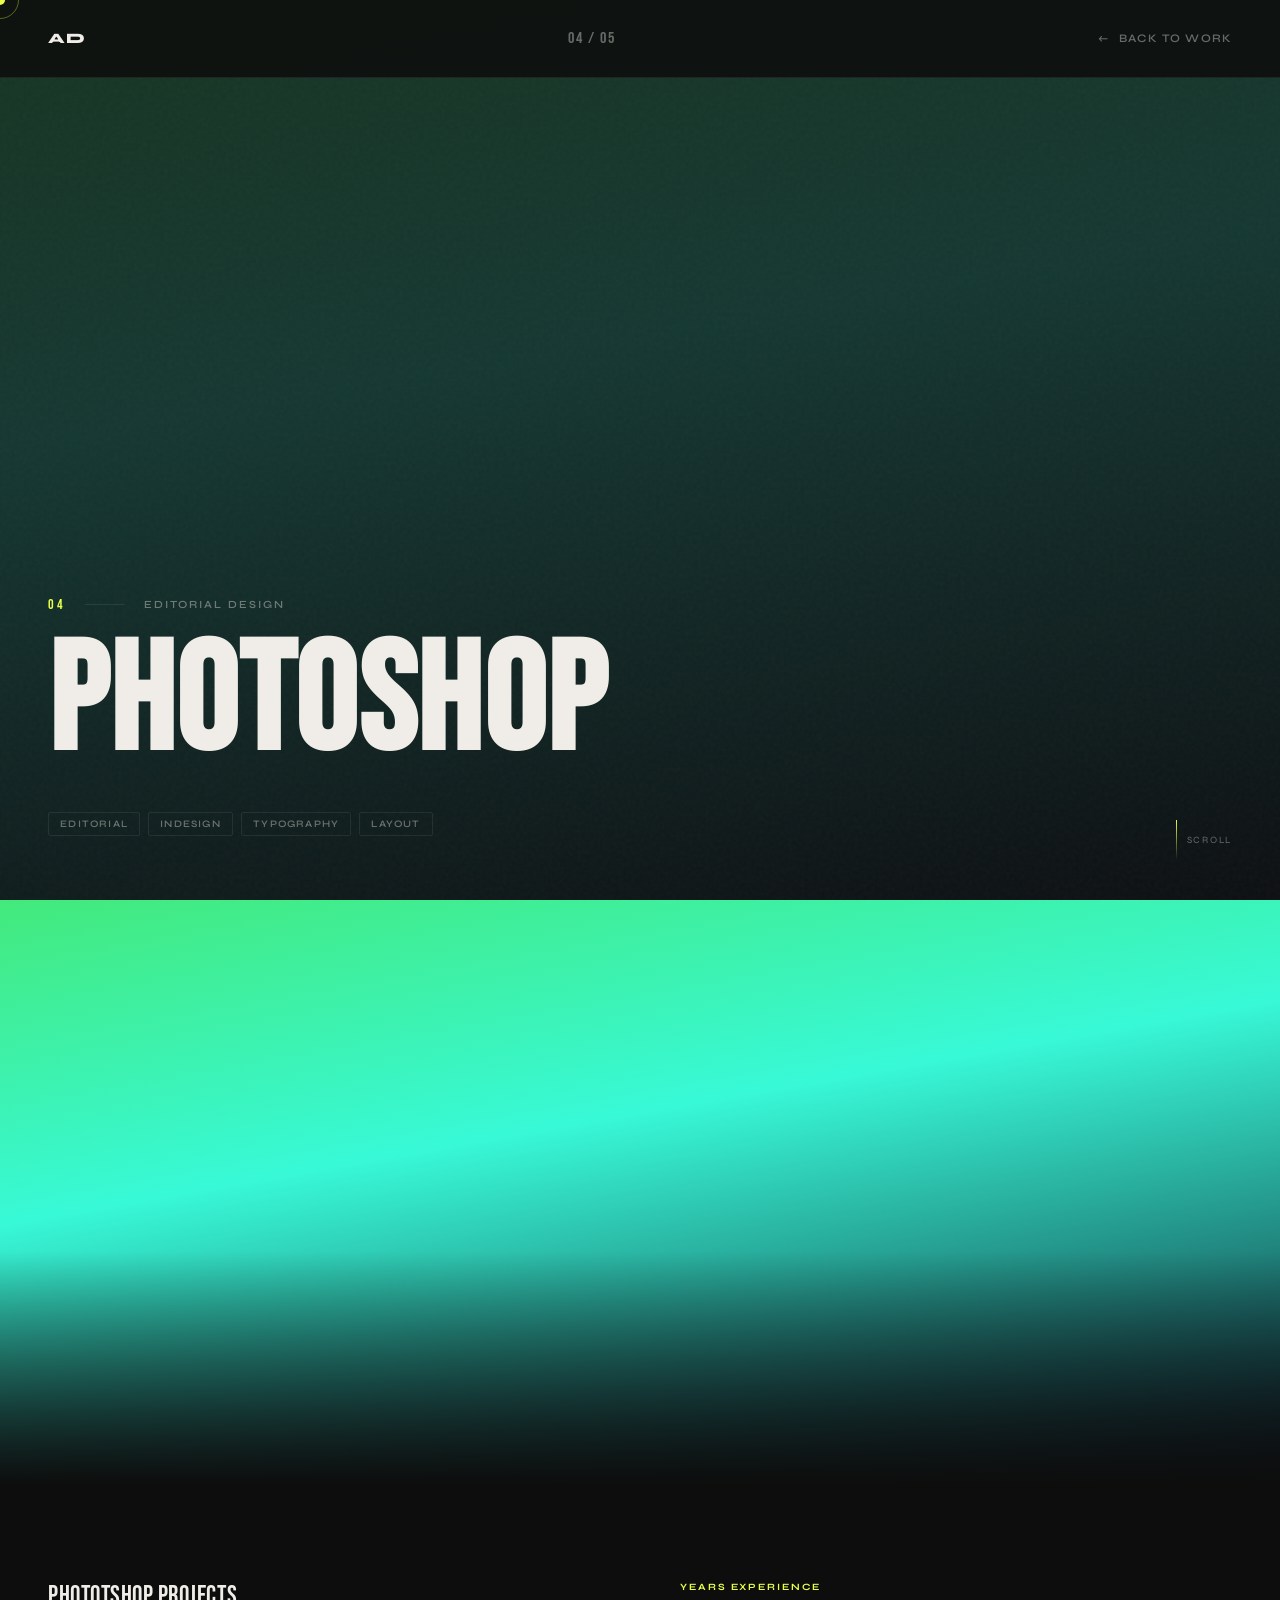
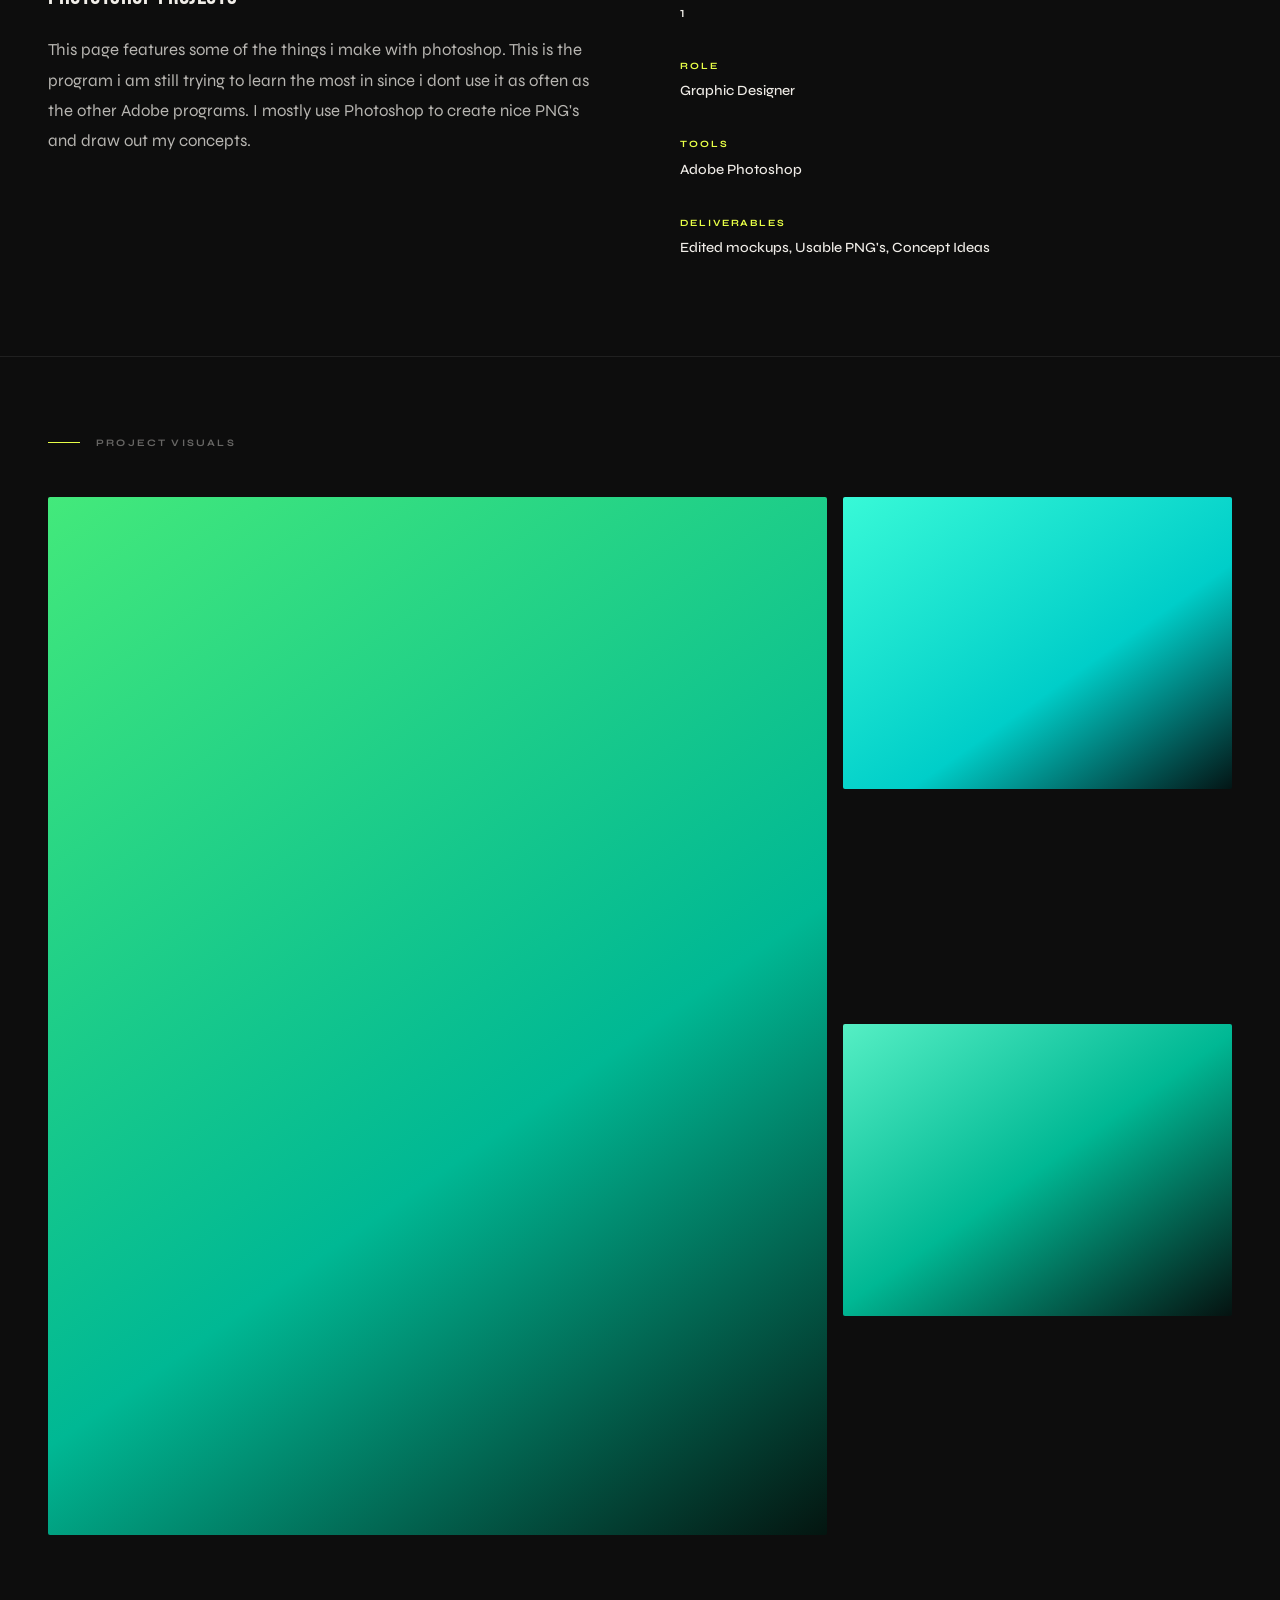
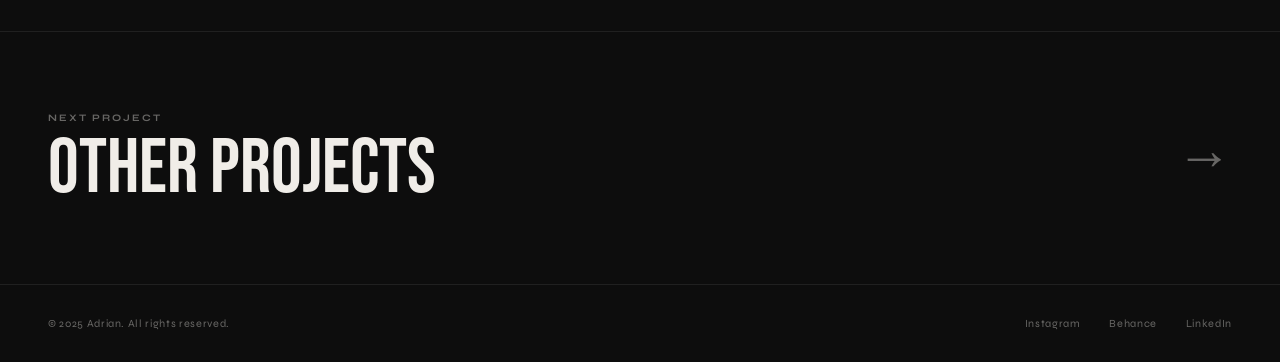
<file: Photoshop.html>
<!DOCTYPE html>
<html lang="en">
<head>
  <meta charset="UTF-8"/>
  <meta name="viewport" content="width=device-width, initial-scale=1.0"/>
  <title>Photoshop — Adrian</title>
  <link rel="preconnect" href="https://fonts.googleapis.com">
  <link href="https://fonts.googleapis.com/css2?family=Bebas+Neue&family=Syne:wght@400;500;600;700;800&display=swap" rel="stylesheet">
  <link rel="stylesheet" href="project.css">
</head>
<body>

  <div id="cur"></div>
  <div id="cur-ring"></div>

  <nav class="p-nav">
    <a href="index.html" class="p-nav-logo">AD</a>
    <span class="p-nav-num">04 / 05</span>
    <a href="index.html" class="p-back">Back to Work</a>
  </nav>

  <section class="p-hero">
    <div class="p-hero-bg" style="background: linear-gradient(170deg, #43e97b 0%, #38f9d7 40%, #0a1628 100%);"></div>
    <div class="p-hero-noise"></div>
    <div class="p-hero-content">
      <div class="p-eyebrow">
        <span class="p-num">04</span>
        <div class="p-divider"></div>
        <span class="p-category">Editorial Design</span>
      </div>
      <h1 class="p-title">Photoshop</h1>
      <div class="p-tags">
        <span class="p-tag">Editorial</span>
        <span class="p-tag">InDesign</span>
        <span class="p-tag">Typography</span>
        <span class="p-tag">Layout</span>
      </div>
    </div>
    <div class="p-scroll-hint">
      <div class="p-scroll-line"></div>
      <span>Scroll</span>
    </div>
  </section>

  <div class="p-visual-hero">
    <div class="p-visual-hero-inner" style="background: linear-gradient(170deg, #43e97b 0%, #38f9d7 40%, #0a1628 100%);"></div>
    <div class="p-visual-overlay"></div>
  </div>

  <section class="p-info reveal">
    <div class="p-desc-col">
      <p class="p-desc-lead">Phototshop Projects</p>
      <p class="p-desc">
This page features some of the things i make with photoshop. This is the program i am still trying to learn the most in since i dont use it as often as the other Adobe programs. I mostly use Photoshop to create nice PNG's and draw out my concepts.      </p>
    </div>
    <div class="p-meta">
      <div class="p-meta-item">
        <p class="p-meta-label">Years Experience</p>
        <p class="p-meta-value">1</p>
      </div>
      <div class="p-meta-item">
        <p class="p-meta-label">Role</p>
        <p class="p-meta-value">Graphic Designer</p>
      </div>
      <div class="p-meta-item">
        <p class="p-meta-label">Tools</p>
        <p class="p-meta-value">Adobe Photoshop</p>
      </div>
      <div class="p-meta-item">
        <p class="p-meta-label">Deliverables</p>
        <p class="p-meta-value">Edited mockups, Usable PNG's, Concept Ideas</p>
      </div>
    </div>
  </section>

  <section class="p-gallery reveal reveal-d1">
    <p class="p-gallery-label">Project Visuals</p>
    <div class="p-gallery-grid">
      <div class="p-gallery-item">
        <div class="p-gallery-inner" style="background: linear-gradient(145deg, #43e97b 0%, #00b894 60%, #041510 100%);"></div>
      </div>
      <div class="p-gallery-item">
        <div class="p-gallery-inner" style="background: linear-gradient(145deg, #38f9d7 0%, #00cec9 60%, #031515 100%);"></div>
      </div>
      <div class="p-gallery-item">
        <div class="p-gallery-inner" style="background: linear-gradient(145deg, #55efc4 0%, #00b894 50%, #051210 100%);"></div>
      </div>
    </div>
  </section>

  <a class="p-next reveal" href="OtherProjects.html">
    <div>
      <p class="p-next-label">Next Project</p>
      <p class="p-next-title">Other Projects</p>
    </div>
    <span class="p-next-arrow">→</span>
  </a>

  <footer class="p-footer">
    <p class="p-footer-copy">© 2025 Adrian. All rights reserved.</p>
    <nav class="p-footer-links">
      <a href="#">Instagram</a>
      <a href="#">Behance</a>
      <a href="#">LinkedIn</a>
    </nav>
  </footer>

  <script>
    const cur = document.getElementById('cur');
    const ring = document.getElementById('cur-ring');
    let mx = 0, my = 0, rx = 0, ry = 0;
    document.addEventListener('mousemove', e => { mx = e.clientX; my = e.clientY; });
    (function tick() {
      rx += (mx - rx) * 0.14; ry += (my - ry) * 0.14;
      cur.style.left = mx + 'px'; cur.style.top = my + 'px';
      ring.style.left = rx + 'px'; ring.style.top = ry + 'px';
      requestAnimationFrame(tick);
    })();
    const observer = new IntersectionObserver(entries => {
      entries.forEach(e => { if (e.isIntersecting) { e.target.classList.add('visible'); observer.unobserve(e.target); } });
    }, { threshold: 0.1 });
    document.querySelectorAll('.reveal').forEach(el => observer.observe(el));
  </script>
</body>
</html>
</file>
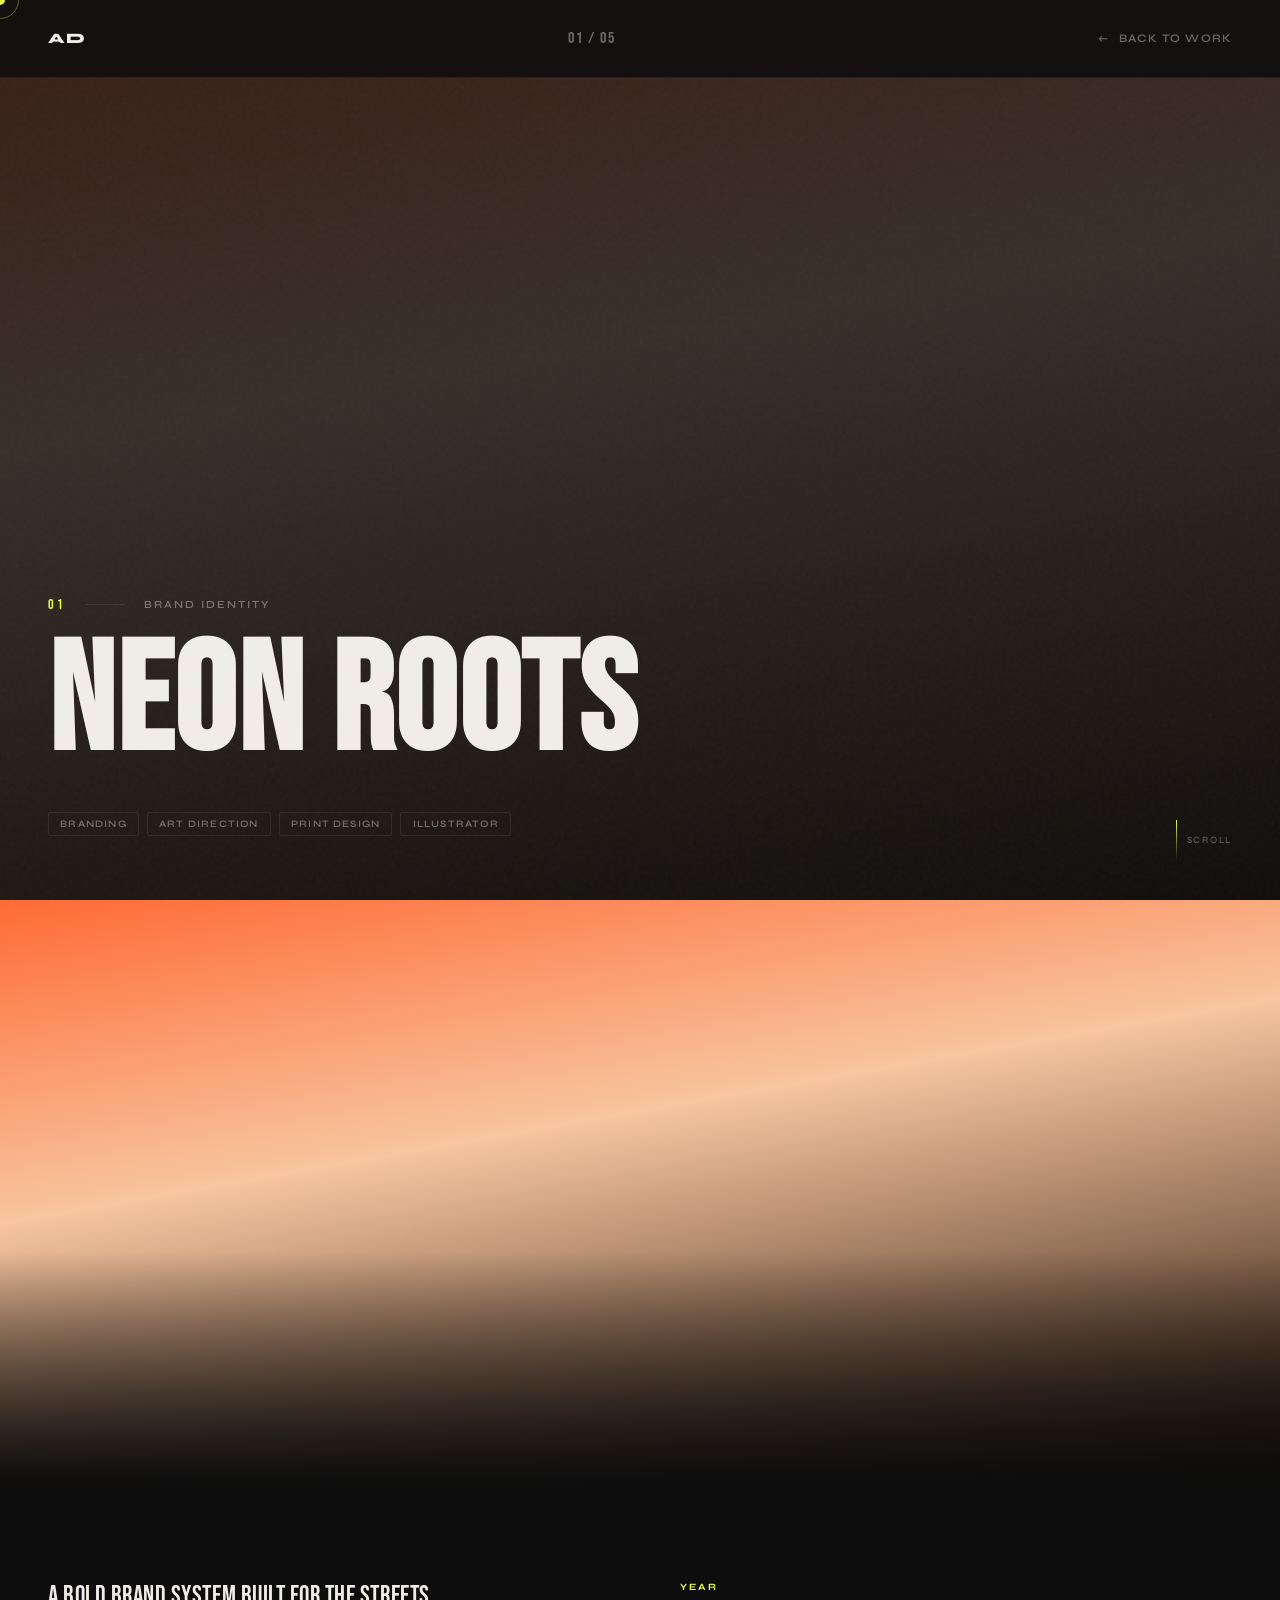
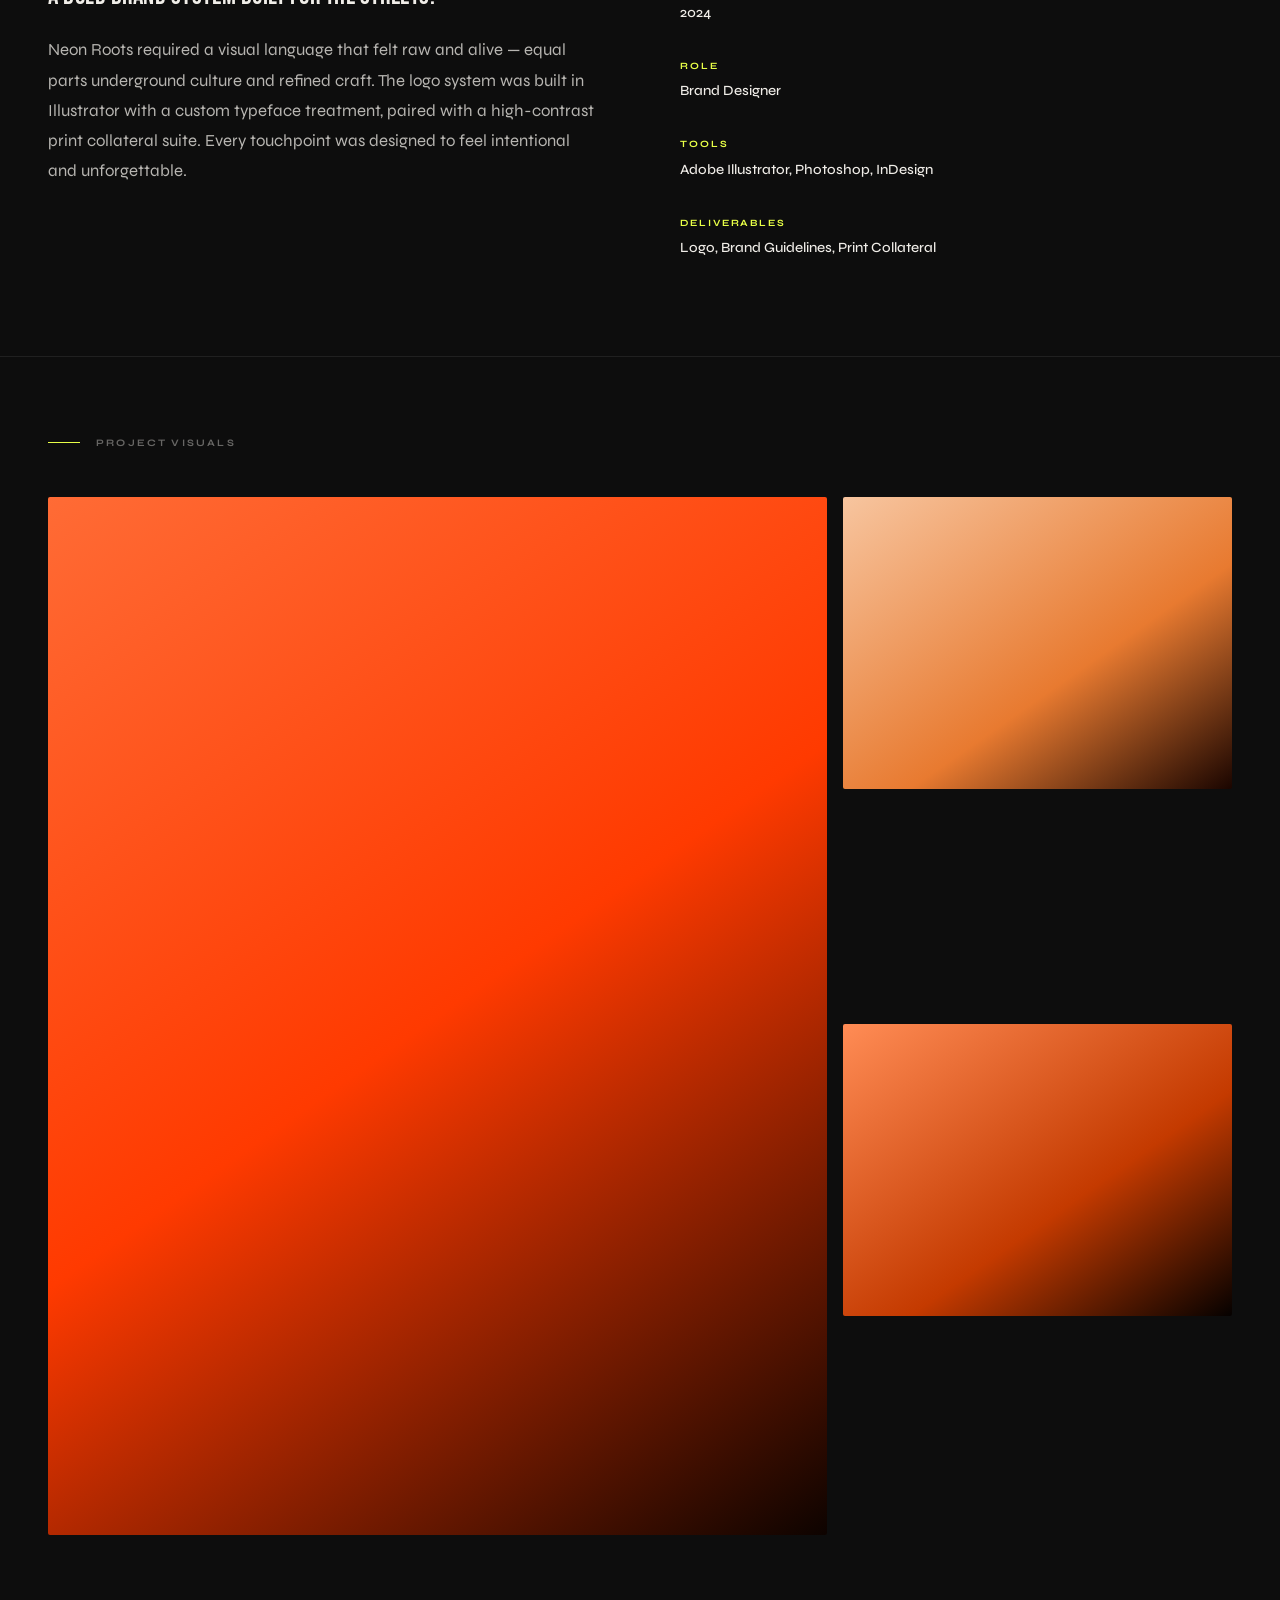
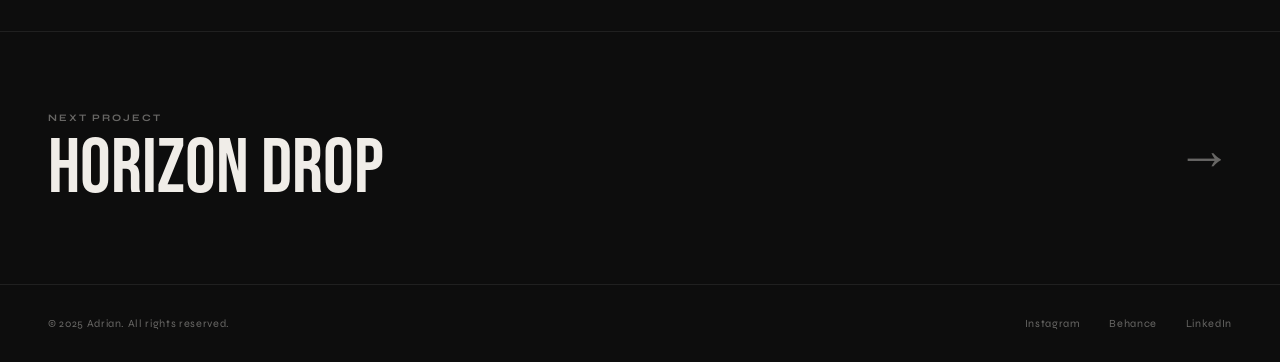
<file: project.html>
<!DOCTYPE html>
<html lang="en">
<head>
  <meta charset="UTF-8"/>
  <meta name="viewport" content="width=device-width, initial-scale=1.0"/>
  <title>Project — Adrian</title>
  <link rel="preconnect" href="https://fonts.googleapis.com">
  <link href="https://fonts.googleapis.com/css2?family=Bebas+Neue&family=Syne:wght@400;500;600;700;800&display=swap" rel="stylesheet">
  <link rel="stylesheet" href="project.css">
</head>
<body>

  <div id="cur"></div>
  <div id="cur-ring"></div>

  <!-- NAV -->
  <nav class="p-nav">
    <a href="index.html" class="p-nav-logo">AD</a>
    <span class="p-nav-num" id="navNum">01 / 05</span>
    <a href="index.html" class="p-back">Back to Work</a>
  </nav>

  <!-- HERO -->
  <section class="p-hero">
    <div class="p-hero-bg" id="heroBg"></div>
    <div class="p-hero-noise"></div>
    <div class="p-hero-content">
      <div class="p-eyebrow">
        <span class="p-num" id="heroNum">01</span>
        <div class="p-divider"></div>
        <span class="p-category" id="heroCategory">Branding</span>
      </div>
      <h1 class="p-title" id="heroTitle">Neon Roots</h1>
      <div class="p-tags" id="heroTags"></div>
    </div>
    <div class="p-scroll-hint">
      <div class="p-scroll-line"></div>
      <span>Scroll</span>
    </div>
  </section>

  <!-- HERO VISUAL -->
  <div class="p-visual-hero">
    <div class="p-visual-hero-inner" id="heroVisual"></div>
    <div class="p-visual-overlay"></div>
  </div>

  <!-- INFO -->
  <section class="p-info reveal">
    <div class="p-desc-col">
      <p class="p-desc-lead" id="descLead">A bold brand system built for the streets.</p>
      <p class="p-desc" id="descBody">
        Every element was designed to feel raw and intentional — from the mark to the typography system. The project pushed the limits of how a brand can feel both underground and timeless.
      </p>
    </div>
    <div class="p-meta" id="metaBlock">
      <!-- populated by JS -->
    </div>
  </section>

  <!-- GALLERY -->
  <section class="p-gallery reveal reveal-d1">
    <p class="p-gallery-label">Project Visuals</p>
    <div class="p-gallery-grid">
      <div class="p-gallery-item">
        <div class="p-gallery-inner" id="gal1"></div>
      </div>
      <div class="p-gallery-item">
        <div class="p-gallery-inner" id="gal2"></div>
      </div>
      <div class="p-gallery-item">
        <div class="p-gallery-inner" id="gal3"></div>
      </div>
    </div>
  </section>

  <!-- NEXT PROJECT -->
  <a class="p-next reveal" id="nextLink" href="#">
    <div>
      <p class="p-next-label">Next Project</p>
      <p class="p-next-title" id="nextTitle">Horizon Drop</p>
    </div>
    <span class="p-next-arrow">→</span>
  </a>

  <!-- FOOTER -->
  <footer class="p-footer">
    <p class="p-footer-copy">© 2025 Adrian. All rights reserved.</p>
    <nav class="p-footer-links">
      <a href="#">Instagram</a>
      <a href="#">Behance</a>
      <a href="#">LinkedIn</a>
    </nav>
  </footer>

  <script>
    /* ── PROJECT DATA ── */
    const projects = [
      {
        id: 1,
        num: '01',
        title: 'Neon Roots',
        category: 'Brand Identity',
        tags: ['Branding', 'Art Direction', 'Print Design', 'Illustrator'],
        descLead: 'A bold brand system built for the streets.',
        descBody: 'Neon Roots required a visual language that felt raw and alive — equal parts underground culture and refined craft. The logo system was built in Illustrator with a custom typeface treatment, paired with a high-contrast print collateral suite. Every touchpoint was designed to feel intentional and unforgettable.',
        meta: {
          Year: '2024',
          Role: 'Brand Designer',
          Tools: 'Adobe Illustrator, Photoshop, InDesign',
          Deliverables: 'Logo, Brand Guidelines, Print Collateral'
        },
        gradient: 'linear-gradient(170deg, #ff6b35 0%, #f7c59f 40%, #1a0a00 100%)',
        gal: [
          'linear-gradient(145deg, #ff6b35 0%, #ff3a00 50%, #0d0300 100%)',
          'linear-gradient(145deg, #f7c59f 0%, #e87a30 60%, #1a0500 100%)',
          'linear-gradient(145deg, #ff8c55 0%, #c43a00 60%, #050100 100%)',
        ]
      },
      {
        id: 2,
        num: '02',
        title: 'Horizon Drop',
        category: 'Poster Design',
        tags: ['Motion', 'Poster', 'Adobe Illustrator', 'Art Direction'],
        descLead: 'Where the sky meets the sea in still motion.',
        descBody: 'Horizon Drop is a series of large-format posters exploring gradient colour theory and atmospheric depth. Inspired by long-exposure landscape photography, each piece layers colour bands to evoke a sense of suspended time. Created entirely in Illustrator, then adapted for digital motion loops.',
        meta: {
          Year: '2024',
          Role: 'Art Director',
          Tools: 'Adobe Illustrator, After Effects',
          Deliverables: 'Poster Series, Motion Loops, Digital Assets'
        },
        gradient: 'linear-gradient(170deg, #74b9ff 0%, #f39c12 50%, #2c0845 100%)',
        gal: [
          'linear-gradient(145deg, #74b9ff 0%, #0984e3 60%, #0a0520 100%)',
          'linear-gradient(145deg, #f39c12 0%, #e17055 50%, #2c0845 100%)',
          'linear-gradient(145deg, #a29bfe 0%, #6c5ce7 50%, #1a0835 100%)',
        ]
      },
      {
        id: 3,
        num: '03',
        title: 'Soft System',
        category: '3D & Motion',
        tags: ['Blender', '3D Design', 'Visual Storytelling', 'Render'],
        descLead: 'Organic geometry in a digital world.',
        descBody: 'Soft System explores the tension between hard geometry and fluid organic form in 3D space. Modelled and rendered entirely in Blender, this project was an experiment in material behaviour — translucent solids, subsurface scattering, and soft lighting that blurs the line between physical and digital sculpture.',
        meta: {
          Year: '2025',
          Role: '3D Designer',
          Tools: 'Blender, Adobe Photoshop',
          Deliverables: '3D Renders, Still Series, Animated Loop'
        },
        gradient: 'linear-gradient(170deg, #a8edea 0%, #fed6e3 50%, #0d1b2a 100%)',
        gal: [
          'linear-gradient(145deg, #a8edea 0%, #00cec9 60%, #0d1b2a 100%)',
          'linear-gradient(145deg, #fed6e3 0%, #fd79a8 60%, #2d1030 100%)',
          'linear-gradient(145deg, #81ecec 0%, #74b9ff 50%, #051020 100%)',
        ]
      },
      {
        id: 4,
        num: '04',
        title: 'Grid Pulse',
        category: 'Editorial Design',
        tags: ['Editorial', 'InDesign', 'Typography', 'Layout'],
        descLead: 'A publication system driven by the grid.',
        descBody: 'Grid Pulse is an editorial design project exploring modular layout systems in InDesign. Designed as a bi-annual design journal, each spread is governed by a strict 12-column grid — yet pushed to feel dynamic, energetic, and alive. The typographic hierarchy was built to guide the eye while rewarding exploration.',
        meta: {
          Year: '2024',
          Role: 'Editorial Designer',
          Tools: 'Adobe InDesign, Illustrator',
          Deliverables: 'Magazine Layout, Typography System, Print-Ready PDF'
        },
        gradient: 'linear-gradient(170deg, #43e97b 0%, #38f9d7 40%, #0a1628 100%)',
        gal: [
          'linear-gradient(145deg, #43e97b 0%, #00b894 60%, #041510 100%)',
          'linear-gradient(145deg, #38f9d7 0%, #00cec9 60%, #031515 100%)',
          'linear-gradient(145deg, #55efc4 0%, #00b894 50%, #051210 100%)',
        ]
      },
      {
        id: 5,
        num: '05',
        title: 'Void Form',
        category: 'Brand Identity',
        tags: ['Brand Identity', 'Digital', 'Art Direction', 'Photoshop'],
        descLead: 'Identity design in the space between.',
        descBody: 'Void Form is a conceptual brand identity built around negative space and ambiguity. The mark dissolves into the background, asserting itself through absence rather than presence. Developed in Photoshop and Illustrator, the system includes a full visual language — type, colour, and spatial rules — that feels both minimal and deeply expressive.',
        meta: {
          Year: '2025',
          Role: 'Brand Designer',
          Tools: 'Adobe Photoshop, Illustrator',
          Deliverables: 'Brand Identity, Logo System, Visual Guidelines'
        },
        gradient: 'linear-gradient(170deg, #f093fb 0%, #f5576c 40%, #0d0015 100%)',
        gal: [
          'linear-gradient(145deg, #f093fb 0%, #a855f7 60%, #0d0015 100%)',
          'linear-gradient(145deg, #f5576c 0%, #c0392b 50%, #150005 100%)',
          'linear-gradient(145deg, #fd79a8 0%, #e84393 60%, #100010 100%)',
        ]
      }
    ];

    /* ── RESOLVE CURRENT PROJECT ── */
    const params = new URLSearchParams(window.location.search);
    const id = parseInt(params.get('id')) || 1;
    const p = projects.find(x => x.id === id) || projects[0];
    const nextP = projects[id % projects.length]; // wraps around

    /* ── POPULATE DOM ── */
    document.title = `${p.title} — Adrian`;
    document.getElementById('navNum').textContent = `${p.num} / 05`;
    document.getElementById('heroNum').textContent = p.num;
    document.getElementById('heroCategory').textContent = p.category;
    document.getElementById('heroTitle').textContent = p.title;
    document.getElementById('descLead').textContent = p.descLead;
    document.getElementById('descBody').textContent = p.descBody;

    // Tags
    const tagsEl = document.getElementById('heroTags');
    p.tags.forEach(t => {
      const span = document.createElement('span');
      span.className = 'p-tag';
      span.textContent = t;
      tagsEl.appendChild(span);
    });

    // Gradients
    document.getElementById('heroBg').style.background = p.gradient;
    document.getElementById('heroVisual').style.background = p.gradient;
    document.getElementById('gal1').style.background = p.gal[0];
    document.getElementById('gal2').style.background = p.gal[1];
    document.getElementById('gal3').style.background = p.gal[2];

    // Meta block
    const metaEl = document.getElementById('metaBlock');
    Object.entries(p.meta).forEach(([label, value]) => {
      metaEl.innerHTML += `
        <div class="p-meta-item">
          <p class="p-meta-label">${label}</p>
          <p class="p-meta-value">${value}</p>
        </div>`;
    });

    // Next project
    document.getElementById('nextTitle').textContent = nextP.title;
    document.getElementById('nextLink').href = `project.html?id=${nextP.id}`;

    /* ── SCROLL REVEAL ── */
    const observer = new IntersectionObserver(entries => {
      entries.forEach(e => {
        if (e.isIntersecting) {
          e.target.classList.add('visible');
          observer.unobserve(e.target);
        }
      });
    }, { threshold: 0.1 });
    document.querySelectorAll('.reveal').forEach(el => observer.observe(el));

    /* ── CUSTOM CURSOR ── */
    const cur = document.getElementById('cur');
    const ring = document.getElementById('cur-ring');
    let mx = 0, my = 0, rx = 0, ry = 0;
    document.addEventListener('mousemove', e => { mx = e.clientX; my = e.clientY; });
    (function tick() {
      rx += (mx - rx) * 0.14;
      ry += (my - ry) * 0.14;
      cur.style.left = mx + 'px'; cur.style.top = my + 'px';
      ring.style.left = rx + 'px'; ring.style.top = ry + 'px';
      requestAnimationFrame(tick);
    })();
  </script>

</body>
</html>
</file>
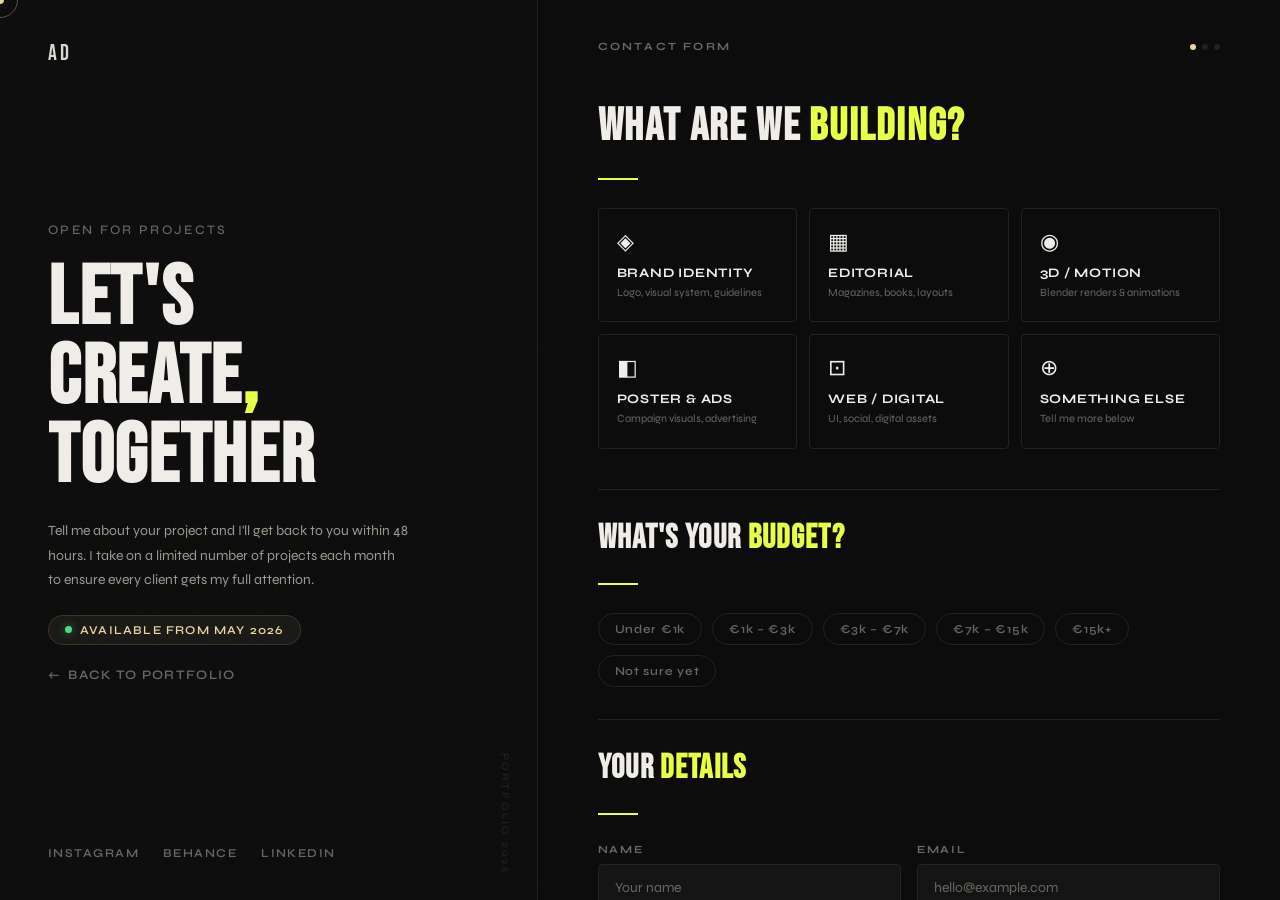
<file: work-with-me.html>
<!DOCTYPE html>
<html lang="en">
<head>
  <meta charset="UTF-8"/>
  <meta name="viewport" content="width=device-width, initial-scale=1.0"/>
  <title>Adrian — Work With Me</title>
  <link rel="preconnect" href="https://fonts.googleapis.com">
  <link href="https://fonts.googleapis.com/css2?family=Bebas+Neue&family=Syne:wght@400;500;600;700;800&display=swap" rel="stylesheet">
  <link rel="stylesheet" href="work-with-me.css">
</head>
<body>

  <div id="cur"></div>
  <div id="cur-ring"></div>

  <!-- LEFT PANEL -->
  <div class="left">
    <a href="index.html" class="logo">AD</a>

    <div class="left-body">
      <p class="greeting">Open for projects</p>
      <h1 class="hero-title">
        LET'S<br>
        CREATE<span class="highlight">,</span><br>
        TOGETHER
      </h1>
      <p class="bio">
        Tell me about your project and I'll get back to you within 48 hours. I take on a limited number of projects each month to ensure every client gets my full attention.
      </p>
      <div class="avail-badge">
        <span class="avail-dot"></span>
        Available from May 2026
      </div>
      <a href="index.html" class="back-link">
        <span class="arr">←</span>
        Back to portfolio
      </a>
    </div>

    <div class="socials">
      <a href="#">Instagram</a>
      <a href="#">Behance</a>
      <a href="#">LinkedIn</a>
    </div>

    <span class="v-label">Portfolio 2026</span>
  </div>

  <!-- RIGHT PANEL -->
  <div class="right" id="rightPanel">

    <div class="right-top fade-up">
      <span class="step-label">Contact form</span>
      <div class="step-track">
        <div class="step-dot active" id="dot1"></div>
        <div class="step-dot" id="dot2"></div>
        <div class="step-dot" id="dot3"></div>
      </div>
    </div>

    <div id="formContent">

      <!-- STEP 1: Project type -->
      <div class="fade-up">
        <h2 class="section-heading">WHAT ARE WE <span class="hl">BUILDING</span><span style="color:var(--highlight)">?</span></h2>
        <div class="section-rule"></div>
        <div class="type-grid" id="typeGrid">
          <div class="type-card" data-type="brand">
            <span class="type-icon">◈</span>
            <div class="type-check">✓</div>
            <p class="type-name">Brand Identity</p>
            <p class="type-sub">Logo, visual system, guidelines</p>
          </div>
          <div class="type-card" data-type="editorial">
            <span class="type-icon">▦</span>
            <div class="type-check">✓</div>
            <p class="type-name">Editorial</p>
            <p class="type-sub">Magazines, books, layouts</p>
          </div>
          <div class="type-card" data-type="3d">
            <span class="type-icon">◉</span>
            <div class="type-check">✓</div>
            <p class="type-name">3D / Motion</p>
            <p class="type-sub">Blender renders & animations</p>
          </div>
          <div class="type-card" data-type="poster">
            <span class="type-icon">◧</span>
            <div class="type-check">✓</div>
            <p class="type-name">Poster & Ads</p>
            <p class="type-sub">Campaign visuals, advertising</p>
          </div>
          <div class="type-card" data-type="web">
            <span class="type-icon">⊡</span>
            <div class="type-check">✓</div>
            <p class="type-name">Web / Digital</p>
            <p class="type-sub">UI, social, digital assets</p>
          </div>
          <div class="type-card" data-type="other">
            <span class="type-icon">⊕</span>
            <div class="type-check">✓</div>
            <p class="type-name">Something Else</p>
            <p class="type-sub">Tell me more below</p>
          </div>
        </div>
      </div>

      <hr class="form-divider fade-up">

      <!-- STEP 2: Budget -->
      <div class="fade-up">
        <h2 class="section-heading" style="font-size:clamp(26px,2.6vw,38px);">WHAT'S YOUR <span class="hl">BUDGET</span><span style="color:var(--highlight)">?</span></h2>
        <div class="section-rule"></div>
        <div class="budget-options" id="budgetOptions">
          <div class="budget-pill" data-budget="<1k">Under €1k</div>
          <div class="budget-pill" data-budget="1-3k">€1k – €3k</div>
          <div class="budget-pill" data-budget="3-7k">€3k – €7k</div>
          <div class="budget-pill" data-budget="7-15k">€7k – €15k</div>
          <div class="budget-pill" data-budget="15k+">€15k+</div>
          <div class="budget-pill" data-budget="unsure">Not sure yet</div>
        </div>
      </div>

      <hr class="form-divider fade-up">

      <!-- STEP 3: Details -->
      <div class="fade-up">
        <h2 class="section-heading" style="font-size:clamp(26px,2.6vw,38px);">YOUR <span class="hl">DETAILS</span></h2>
        <div class="section-rule"></div>

        <div class="field-row">
          <div class="field">
            <label>Name</label>
            <input type="text" placeholder="Your name" id="inputName"/>
          </div>
          <div class="field">
            <label>Email</label>
            <input type="email" placeholder="hello@example.com" id="inputEmail"/>
          </div>
        </div>

        <div class="field-row">
          <div class="field">
            <label>Company / Brand</label>
            <input type="text" placeholder="Optional" id="inputCompany"/>
          </div>
          <div class="field">
            <label>Timeline</label>
            <select id="inputTimeline">
              <option value="" disabled selected>Select a timeframe</option>
              <option>ASAP (within 2 weeks)</option>
              <option>1 – 2 months</option>
              <option>2 – 4 months</option>
              <option>Longer term</option>
              <option>Flexible</option>
            </select>
          </div>
        </div>

        <div class="field">
          <label>Tell me about the project</label>
          <textarea rows="5" placeholder="Share the context, goals, references or anything that would help me understand your vision..." id="inputMessage"></textarea>
        </div>
      </div>

      <!-- SUBMIT ROW -->
      <div class="submit-row fade-up">
        <p class="submit-note">I read every message personally and reply within 48 hours.</p>
        <button class="btn-submit" id="submitBtn">
          <span>Send it over</span>
          <span class="s-arr">→</span>
        </button>
      </div>

    </div><!-- /formContent -->

    <!-- SUCCESS STATE -->
    <div class="success-screen" id="successScreen">
      <div class="success-icon">✦</div>
      <h2 class="success-title">MESSAGE<br>RECEIVED</h2>
      <p class="success-msg">Thanks for reaching out. I'll review your project details and get back to you within 48 hours.</p>
      <a href="index.html" class="back-link" style="margin-top:16px;">
        <span class="arr">←</span>
        Back to portfolio
      </a>
    </div>

    <div class="scroll-hint" id="scrollHint">
      <span class="scroll-hint-line"></span>
      Scroll to fill in
    </div>

  </div><!-- /right -->

  <script>
    /* ── CURSOR ─────────────────────────────────────────── */
    const cur  = document.getElementById('cur');
    const ring = document.getElementById('cur-ring');
    let mx=0, my=0, rx=0, ry=0;
    document.addEventListener('mousemove', e => { mx=e.clientX; my=e.clientY; });
    (function tick(){
      rx += (mx-rx)*0.14; ry += (my-ry)*0.14;
      cur.style.left  = mx+'px'; cur.style.top  = my+'px';
      ring.style.left = rx+'px'; ring.style.top = ry+'px';
      requestAnimationFrame(tick);
    })();

    /* cursor scale on hover */
    document.querySelectorAll('a,button,.type-card,.budget-pill').forEach(el=>{
      el.addEventListener('mouseenter', ()=>{ cur.style.transform='translate(-50%,-50%) scale(2.4)'; cur.style.background='var(--highlight)'; });
      el.addEventListener('mouseleave', ()=>{ cur.style.transform='translate(-50%,-50%) scale(1)'; cur.style.background='var(--accent)'; });
    });

    /* ── STEP DOTS ──────────────────────────────────────── */
    const panel = document.getElementById('rightPanel');
    const dots  = [document.getElementById('dot1'),document.getElementById('dot2'),document.getElementById('dot3')];
    panel.addEventListener('scroll', ()=>{
      const h = panel.scrollHeight - panel.clientHeight;
      const p = panel.scrollTop / h;
      dots.forEach((d,i)=> d.classList.toggle('active', p >= i/2.2));
    });

    /* ── PROJECT TYPE CARDS ─────────────────────────────── */
    document.querySelectorAll('.type-card').forEach(card=>{
      card.addEventListener('click', ()=> card.classList.toggle('selected'));
    });

    /* ── BUDGET PILLS ───────────────────────────────────── */
    document.querySelectorAll('.budget-pill').forEach(pill=>{
      pill.addEventListener('click', ()=>{
        document.querySelectorAll('.budget-pill').forEach(p=>p.classList.remove('selected'));
        pill.classList.add('selected');
      });
    });

    /* ── SUBMIT ─────────────────────────────────────────── */
    document.getElementById('submitBtn').addEventListener('click', async ()=>{
      const name  = document.getElementById('inputName').value.trim();
      const email = document.getElementById('inputEmail').value.trim();

      // Validate required fields
      if(!name || !email){
        [document.getElementById('inputName'), document.getElementById('inputEmail')].forEach(inp=>{
          if(!inp.value.trim()){ inp.style.borderColor='var(--highlight)'; setTimeout(()=>inp.style.borderColor='',1800); }
        });
        return;
      }

      // Disable button while sending
      const btn = document.getElementById('submitBtn');
      btn.disabled = true;
      btn.querySelector('span').textContent = 'Sending...';

      // Build FormData (works locally and on any server)
      const data = new FormData();
      data.append('name',     name);
      data.append('email',    email);
      data.append('company',  document.getElementById('inputCompany').value.trim());
      data.append('timeline', document.getElementById('inputTimeline').value);
      data.append('message',  document.getElementById('inputMessage').value.trim());
      data.append('budget',   document.querySelector('.budget-pill.selected')?.dataset.budget || 'Not selected');
      data.append('types',    [...document.querySelectorAll('.type-card.selected')].map(c => c.dataset.type).join(', ') || 'Not selected');

      try {
        const response = await fetch('https://formspree.io/f/xaqlbeba', {
          method: 'POST',
          headers: { 'Accept': 'application/json' },
          body: data
        });

        if(response.ok){
          document.getElementById('formContent').style.display='none';
          document.getElementById('scrollHint').style.display='none';
          const s = document.getElementById('successScreen');
          s.style.display='flex';
          panel.scrollTop=0;
        } else {
          btn.querySelector('span').textContent = 'Something went wrong — try again';
          btn.disabled = false;
        }
      } catch(err) {
        btn.querySelector('span').textContent = 'Network error — try again';
        btn.disabled = false;
      }
    });
  </script>

</body>
</html>
</file>
<file: styles.css>
*, *::before, *::after { box-sizing: border-box; margin: 0; padding: 0; }

:root {
  --bg: #0d0d0d;
  --panel: #111111;
  --border: rgba(255,255,255,0.08);
  --text: #f0ede8;
  --muted: rgba(240,237,232,0.4);
  --accent: #e8ff47;
  --font-display: 'Bebas Neue', sans-serif;
  --font-ui: 'Syne', sans-serif;
}

html, body { height: 100%; overflow: hidden; }

body {
  background: var(--bg);
  color: var(--text);
  font-family: var(--font-ui);
  display: flex;
  cursor: none;
}

/* CURSOR */
#cur {
  position: fixed; width: 10px; height: 10px;
  background: var(--accent); border-radius: 50%;
  pointer-events: none; z-index: 9999;
  transform: translate(-50%,-50%);
  transition: width .25s, height .25s;
}
#cur-ring {
  position: fixed; width: 38px; height: 38px;
  border: 1px solid rgba(232,255,71,0.35);
  border-radius: 50%; pointer-events: none; z-index: 9998;
  transform: translate(-50%,-50%);
  transition: width .3s, height .3s, border-color .3s;
}
body:has(a:hover) #cur-ring,
body:has(button:hover) #cur-ring { width: 54px; height: 54px; border-color: var(--accent); }

/* ── LEFT PANEL ── */
.left {
  width: 42%;
  min-width: 380px;
  height: 100vh;
  display: flex;
  flex-direction: column;
  padding: 2.4rem 3rem;
  border-right: 1px solid var(--border);
  position: relative;
  flex-shrink: 0;
}

.logo {
  font-family: var(--font-ui);
  font-weight: 800;
  font-size: 0.9rem;
  letter-spacing: 0.06em;
  color: var(--text);
  text-decoration: none;
  opacity: 0;
  animation: fadeIn .5s .1s forwards;
}

.left-body {
  flex: 1;
  display: flex;
  flex-direction: column;
  justify-content: center;
}

.greeting {
  font-family: var(--font-ui);
  font-size: 0.82rem;
  font-weight: 500;
  letter-spacing: 0.04em;
  color: var(--muted);
  margin-bottom: 0.9rem;
  opacity: 0;
  transform: translateY(12px);
  animation: slideUp .6s .25s forwards;
}

.hero-title {
  font-family: var(--font-display);
  font-size: clamp(4.8rem, 8.5vw, 7.5rem);
  line-height: 0.9;
  letter-spacing: 0.01em;
  color: var(--text);
  margin-bottom: 2rem;
  opacity: 0;
  transform: translateY(18px);
  animation: slideUp .7s .38s forwards;
}
.hero-title .highlight {
  color: var(--accent);
  display: inline;
}

.bio {
  font-size: 0.82rem;
  line-height: 1.75;
  color: var(--muted);
  max-width: 38ch;
  margin-bottom: 2.4rem;
  opacity: 0;
  transform: translateY(12px);
  animation: slideUp .6s .52s forwards;
}

/* Tools row */
.tools {
  display: flex;
  flex-wrap: wrap;
  gap: 0.5rem;
  margin-bottom: 2.8rem;
  opacity: 0;
  transform: translateY(10px);
  animation: slideUp .6s .62s forwards;
}
.tool-tag {
  font-size: 0.62rem;
  font-weight: 600;
  letter-spacing: 0.12em;
  text-transform: uppercase;
  color: var(--muted);
  border: 1px solid var(--border);
  padding: 0.35rem 0.75rem;
  border-radius: 2px;
  transition: color .3s, border-color .3s;
}
.tool-tag:hover { color: var(--accent); border-color: var(--accent); }

/* CTA button */
.cta-wrap {
  opacity: 0;
  transform: translateY(10px);
  animation: slideUp .6s .72s forwards;
}
.btn-cta {
  display: inline-flex;
  align-items: center;
  gap: 0.9rem;
  padding: 0.85rem 1.9rem;
  background: var(--text);
  color: var(--bg);
  font-family: var(--font-ui);
  font-size: 0.78rem;
  font-weight: 700;
  letter-spacing: 0.06em;
  text-decoration: none;
  border: none;
  cursor: none;
  position: relative;
  overflow: hidden;
  transition: color .35s;
}
.btn-cta::before {
  content: '';
  position: absolute; inset: 0;
  background: var(--accent);
  transform: translateX(-101%);
  transition: transform .42s cubic-bezier(.4,0,.2,1);
}
.btn-cta span { position: relative; z-index: 1; }
.btn-cta:hover::before { transform: translateX(0); }
.btn-cta .arr {
  position: relative; z-index: 1;
  transition: transform .35s;
  font-size: 1rem;
}
.btn-cta:hover .arr { transform: translateX(5px); }

/* Socials */
.socials {
  display: flex;
  gap: 1.8rem;
  opacity: 0;
  animation: fadeIn .5s 1s forwards;
}
.socials a {
  font-size: 0.72rem;
  font-weight: 500;
  letter-spacing: 0.08em;
  color: var(--muted);
  text-decoration: none;
  transition: color .3s;
  position: relative;
}
.socials a::after {
  content: '';
  position: absolute; bottom: -2px; left: 0;
  width: 0; height: 1px;
  background: var(--accent);
  transition: width .35s;
}
.socials a:hover { color: var(--text); }
.socials a:hover::after { width: 100%; }

/* ── RIGHT PANEL ── */
.right {
  flex: 1;
  height: 100vh;
  overflow-y: auto;
  overflow-x: hidden;
  padding: 2.4rem 2.4rem 3rem 2.4rem;
  scrollbar-width: none;
}
.right::-webkit-scrollbar { display: none; }

/* Project cards row */
.cards-row {
  display: flex;
  gap: 1.2rem;
  height: calc(100vh - 4.8rem - 1px);
  align-items: stretch;
}

.card {
  flex: 0 0 220px;
  display: flex;
  flex-direction: column;
  cursor: none;
  opacity: 0;
  transform: translateY(28px);
}
.card:nth-child(1) { animation: slideUp .65s .3s forwards; }
.card:nth-child(2) { animation: slideUp .65s .44s forwards; }
.card:nth-child(3) { animation: slideUp .65s .58s forwards; }
.card:nth-child(4) { animation: slideUp .65s .72s forwards; }
.card:nth-child(5) { animation: slideUp .65s .86s forwards; }

.card-img {
  flex: 1;
  position: relative;
  overflow: hidden;
  border-radius: 2px;
}
.card-img-inner {
  position: absolute; inset: 0;
  transition: transform .65s cubic-bezier(.4,0,.2,1);
}
.card:hover .card-img-inner { transform: scale(1.06); }

/* Each card's unique gradient */
.c1 .card-img-inner { background: linear-gradient(170deg, #ff6b35 0%, #f7c59f 40%, #1a0a00 100%); }
.c2 .card-img-inner { background: linear-gradient(170deg, #74b9ff 0%, #f39c12 50%, #2c0845 100%); }
.c3 .card-img-inner { background: linear-gradient(170deg, #a8edea 0%, #fed6e3 50%, #0d1b2a 100%); }
.c4 .card-img-inner { background: linear-gradient(170deg, #43e97b 0%, #38f9d7 40%, #0a1628 100%); }
.c5 .card-img-inner { background: linear-gradient(170deg, #f093fb 0%, #f5576c 40%, #0d0015 100%); }

/* Overlay on hover */
.card-overlay {
  position: absolute; inset: 0;
  background: rgba(0,0,0,0.45);
  opacity: 0;
  transition: opacity .4s;
  display: flex; align-items: center; justify-content: center;
}
.card:hover .card-overlay { opacity: 1; }
.overlay-btn {
  padding: 0.6rem 1.3rem;
  border: 1px solid var(--text);
  color: var(--text);
  font-family: var(--font-ui);
  font-size: 0.68rem;
  font-weight: 600;
  letter-spacing: 0.12em;
  text-transform: uppercase;
  transform: translateY(8px);
  transition: transform .35s .05s, background .3s, color .3s;
}
.card:hover .overlay-btn { transform: translateY(0); }
.overlay-btn:hover { background: var(--accent); color: var(--bg); border-color: var(--accent); }

/* Card info */
.card-info {
  padding: 1rem 0 0;
}
.card-title {
  font-family: var(--font-ui);
  font-size: 0.78rem;
  font-weight: 800;
  letter-spacing: 0.1em;
  text-transform: uppercase;
  margin-bottom: 0.35rem;
}
.card-tags {
  font-size: 0.67rem;
  color: var(--muted);
  line-height: 1.5;
  margin-bottom: 0.6rem;
}
.card-view {
  font-size: 0.67rem;
  font-weight: 600;
  letter-spacing: 0.1em;
  color: var(--muted);
  text-decoration: none;
  text-transform: uppercase;
  display: inline-flex;
  align-items: center;
  gap: 0.4rem;
  border-bottom: 1px solid var(--border);
  padding-bottom: 1px;
  transition: color .3s, border-color .3s;
}
.card-view:hover { color: var(--accent); border-color: var(--accent); }
.card-view .v-arr { transition: transform .3s; }
.card-view:hover .v-arr { transform: translateX(4px); }

/* Scroll hint */
.scroll-hint {
  position: absolute;
  bottom: 2rem; right: 2.4rem;
  display: flex;
  align-items: center;
  gap: 0.6rem;
  font-size: 0.62rem;
  letter-spacing: 0.15em;
  text-transform: uppercase;
  color: var(--muted);
  opacity: 0;
  animation: fadeIn .5s 1.2s forwards;
  pointer-events: none;
}
.scroll-hint-line {
  width: 28px; height: 1px;
  background: var(--muted);
}

/* Vertical label */
.v-label {
  position: absolute;
  right: -0.5rem;
  top: 50%;
  transform: translateY(-50%) rotate(90deg);
  font-size: 0.55rem;
  letter-spacing: 0.25em;
  text-transform: uppercase;
  color: var(--border);
  white-space: nowrap;
}

/* KEYFRAMES */
@keyframes slideUp {
  to { opacity: 1; transform: translateY(0); }
}
@keyframes fadeIn {
  to { opacity: 1; }
}
</file>
<file: project.css>
/* ── PROJECT PAGE STYLES ── */
/* Shares the same base variables as styles.css */

*, *::before, *::after { box-sizing: border-box; margin: 0; padding: 0; }

:root {
  --bg: #0d0d0d;
  --surface: #141414;
  --border: rgba(255,255,255,0.08);
  --text: #f0ede8;
  --muted: rgba(240,237,232,0.4);
  --accent: #e8ff47;
  --font-display: 'Bebas Neue', sans-serif;
  --font-ui: 'Syne', sans-serif;
}

html { scroll-behavior: smooth; }
body {
  background: var(--bg);
  color: var(--text);
  font-family: var(--font-ui);
  overflow-x: hidden;
  cursor: none;
}

/* ── CURSOR ── */
#cur {
  position: fixed; width: 10px; height: 10px;
  background: var(--accent); border-radius: 50%;
  pointer-events: none; z-index: 9999;
  transform: translate(-50%,-50%);
}
#cur-ring {
  position: fixed; width: 38px; height: 38px;
  border: 1px solid rgba(232,255,71,0.35);
  border-radius: 50%; pointer-events: none; z-index: 9998;
  transform: translate(-50%,-50%);
  transition: width .3s, height .3s, border-color .3s;
}
body:has(a:hover) #cur-ring { width: 54px; height: 54px; border-color: var(--accent); }

/* ── TOP NAV ── */
.p-nav {
  position: fixed;
  top: 0; left: 0; right: 0;
  z-index: 100;
  display: flex;
  align-items: center;
  justify-content: space-between;
  padding: 1.8rem 3rem;
  background: rgba(13,13,13,0.85);
  backdrop-filter: blur(14px);
  border-bottom: 1px solid var(--border);
  opacity: 0;
  animation: fadeIn .5s .1s forwards;
}
.p-nav-logo {
  font-family: var(--font-ui);
  font-weight: 800;
  font-size: 0.9rem;
  letter-spacing: 0.06em;
  color: var(--text);
  text-decoration: none;
}
.p-back {
  display: inline-flex;
  align-items: center;
  gap: 0.6rem;
  font-size: 0.72rem;
  font-weight: 600;
  letter-spacing: 0.1em;
  text-transform: uppercase;
  color: var(--muted);
  text-decoration: none;
  transition: color .3s;
  position: relative;
}
.p-back::before {
  content: '←';
  transition: transform .35s cubic-bezier(.4,0,.2,1);
  display: inline-block;
}
.p-back:hover { color: var(--accent); }
.p-back:hover::before { transform: translateX(-5px); }
.p-nav-num {
  font-family: var(--font-display);
  font-size: 1rem;
  letter-spacing: 0.1em;
  color: var(--muted);
}

/* ── HERO ── */
.p-hero {
  min-height: 100vh;
  display: flex;
  flex-direction: column;
  justify-content: flex-end;
  padding: 0 3rem 4rem;
  padding-top: 7rem;
  position: relative;
  overflow: hidden;
}
.p-hero-bg {
  position: absolute; inset: 0;
  opacity: 0.18;
  transition: opacity .5s;
}
.p-hero-noise {
  position: absolute; inset: 0;
  background-image: url("data:image/svg+xml,%3Csvg viewBox='0 0 256 256' xmlns='http://www.w3.org/2000/svg'%3E%3Cfilter id='n'%3E%3CfeTurbulence type='fractalNoise' baseFrequency='0.85' numOctaves='4' stitchTiles='stitch'/%3E%3C/filter%3E%3Crect width='100%25' height='100%25' filter='url(%23n)'/%3E%3C/svg%3E");
  opacity: 0.035;
  pointer-events: none;
}
.p-hero-content {
  position: relative; z-index: 2;
  max-width: 900px;
}
.p-eyebrow {
  display: flex;
  align-items: center;
  gap: 1.2rem;
  margin-bottom: 1.5rem;
  opacity: 0;
  transform: translateY(10px);
  animation: slideUp .55s .2s forwards;
}
.p-num {
  font-family: var(--font-display);
  font-size: 0.9rem;
  letter-spacing: 0.2em;
  color: var(--accent);
}
.p-divider {
  width: 2.5rem; height: 1px;
  background: var(--border);
}
.p-category {
  font-size: 0.68rem;
  font-weight: 600;
  letter-spacing: 0.18em;
  text-transform: uppercase;
  color: var(--muted);
}
.p-title {
  font-family: var(--font-display);
  font-size: clamp(5rem, 12vw, 11rem);
  line-height: 0.88;
  letter-spacing: 0.01em;
  margin-bottom: 2.5rem;
  opacity: 0;
  transform: translateY(20px);
  animation: slideUp .7s .32s forwards;
}
.p-tags {
  display: flex;
  gap: 0.5rem;
  flex-wrap: wrap;
  opacity: 0;
  transform: translateY(10px);
  animation: slideUp .55s .48s forwards;
}
.p-tag {
  font-size: 0.62rem;
  font-weight: 600;
  letter-spacing: 0.12em;
  text-transform: uppercase;
  color: var(--muted);
  border: 1px solid var(--border);
  padding: 0.32rem 0.7rem;
  border-radius: 2px;
}
.p-scroll-hint {
  position: absolute;
  bottom: 2.5rem; right: 3rem;
  display: flex;
  align-items: center;
  gap: 0.6rem;
  font-size: 0.6rem;
  letter-spacing: 0.18em;
  text-transform: uppercase;
  color: var(--muted);
  opacity: 0;
  animation: fadeIn .5s 1.1s forwards;
}
.p-scroll-line {
  width: 1px; height: 40px;
  background: linear-gradient(to bottom, var(--accent), transparent);
  animation: scrollPulse 2s ease-in-out infinite;
}
@keyframes scrollPulse {
  0%,100% { opacity: .4; }
  50% { opacity: 1; }
}

/* ── HERO VISUAL ── */
.p-visual-hero {
  height: 65vh;
  position: relative;
  overflow: hidden;
  margin: 0;
}
.p-visual-hero-inner {
  position: absolute; inset: 0;
  overflow: hidden; /* ── CHANGED: keeps hero image clipped inside the section ── */
}

/* ══ ADDED ══════════════════════════════════════════════════════
   Image placed on top of the gradient in the large hero visual.
   Usage: <div class="p-visual-hero-inner"><img src="your-image.jpg" alt="..."></div>
═══════════════════════════════════════════════════════════════ */
.p-visual-hero-inner img {
  position: absolute;
  width: auto;
  height: 90%;
  max-width: 70%;
  object-fit: contain;
  left: 50%;
  top: 50%;
  transform: translate(-50%, -50%);
  z-index: 1;
  filter: drop-shadow(0 16px 48px rgba(0,0,0,0.5));
}
/* ══ END ADDED ══════════════════════════════════════════════════ */
.p-visual-overlay {
  position: absolute; inset: 0;
  background: linear-gradient(to bottom, transparent 60%, var(--bg) 100%);
}

/* ── INFO SECTION ── */
.p-info {
  display: grid;
  grid-template-columns: 1fr 1fr;
  gap: 5rem;
  padding: 6rem 3rem;
  border-bottom: 1px solid var(--border);
}
.p-desc {
  font-size: 1.05rem;
  line-height: 1.8;
  color: rgba(240,237,232,0.75);
  font-weight: 400;
}
.p-desc-lead {
  font-family: var(--font-display);
  font-size: 1.65rem;
  line-height: 1.15;
  color: var(--text);
  margin-bottom: 1.5rem;
  letter-spacing: 0.02em;
}
.p-meta {
  display: flex;
  flex-direction: column;
  gap: 2.2rem;
}
.p-meta-item {}
.p-meta-label {
  font-size: 0.6rem;
  font-weight: 700;
  letter-spacing: 0.2em;
  text-transform: uppercase;
  color: var(--accent);
  margin-bottom: 0.55rem;
}
.p-meta-value {
  font-size: 0.88rem;
  font-weight: 500;
  color: var(--text);
  line-height: 1.6;
}

/* ── GALLERY ── */
.p-gallery {
  padding: 5rem 3rem 6rem;
  border-bottom: 1px solid var(--border);
}
.p-gallery-label {
  font-size: 0.62rem;
  font-weight: 700;
  letter-spacing: 0.22em;
  text-transform: uppercase;
  color: var(--muted);
  display: flex;
  align-items: center;
  gap: 1rem;
  margin-bottom: 3rem;
}
.p-gallery-label::before {
  content: '';
  width: 2rem; height: 1px;
  background: var(--accent);
}
.p-gallery-grid {
  display: grid;
  grid-template-columns: 2fr 1fr;
  grid-template-rows: auto auto;
  gap: 1rem;
}
.p-gallery-item {
  overflow: hidden;
  position: relative;
  border-radius: 2px;
}
.p-gallery-item:nth-child(1) { grid-row: span 2; aspect-ratio: 3/4; }
.p-gallery-item:nth-child(2) { aspect-ratio: 4/3; }
.p-gallery-item:nth-child(3) { aspect-ratio: 4/3; }
.p-gallery-inner {
  position: absolute; inset: 0;
  transition: transform .65s cubic-bezier(.4,0,.2,1);
  overflow: hidden; /* ── CHANGED: keeps images clipped inside their card ── */
}
.p-gallery-item:hover .p-gallery-inner { transform: scale(1.04); }

/* ══ ADDED ══════════════════════════════════════════════════════
   Image placed on top of the gradient background in gallery cards.
   Usage: <div class="p-gallery-inner"><img src="your-image.jpg" alt="..."></div>
═══════════════════════════════════════════════════════════════ */
.p-gallery-inner img {
  position: absolute;
  width: 80%;
  height: 85%;
  object-fit: contain;
  left: 50%;
  top: 50%;
  transform: translate(-50%, -50%);
  z-index: 1;
  filter: drop-shadow(0 8px 24px rgba(0,0,0,0.45));
  transition: transform .65s cubic-bezier(.4,0,.2,1);
}
.p-gallery-item:hover .p-gallery-inner img {
  transform: translate(-50%, -50%) scale(1.04);
}
/* ══ END ADDED ══════════════════════════════════════════════════ */

/* ── NEXT PROJECT ── */
.p-next {
  padding: 5rem 3rem;
  display: flex;
  align-items: center;
  justify-content: space-between;
  text-decoration: none;
  color: var(--text);
  border-bottom: 1px solid var(--border);
  position: relative;
  overflow: hidden;
  cursor: none;
}
.p-next::before {
  content: '';
  position: absolute; inset: 0;
  background: var(--surface);
  transform: translateX(-101%);
  transition: transform .5s cubic-bezier(.4,0,.2,1);
}
.p-next:hover::before { transform: translateX(0); }
.p-next-label {
  font-size: 0.62rem;
  font-weight: 700;
  letter-spacing: 0.2em;
  text-transform: uppercase;
  color: var(--muted);
  margin-bottom: 0.7rem;
  position: relative;
}
.p-next-title {
  font-family: var(--font-display);
  font-size: clamp(2.5rem, 6vw, 5rem);
  line-height: 0.9;
  position: relative;
  transition: color .35s;
}
.p-next:hover .p-next-title { color: var(--accent); }
.p-next-arrow {
  font-family: var(--font-display);
  font-size: 3.5rem;
  color: var(--muted);
  position: relative;
  transition: transform .45s cubic-bezier(.4,0,.2,1), color .3s;
}
.p-next:hover .p-next-arrow { transform: translateX(12px); color: var(--accent); }

/* ── FOOTER ── */
.p-footer {
  padding: 2rem 3rem;
  display: flex;
  justify-content: space-between;
  align-items: center;
}
.p-footer-copy {
  font-size: 0.68rem;
  color: var(--muted);
  letter-spacing: 0.06em;
}
.p-footer-links { display: flex; gap: 1.8rem; }
.p-footer-links a {
  font-size: 0.68rem;
  color: var(--muted);
  text-decoration: none;
  transition: color .3s;
  letter-spacing: 0.06em;
}
.p-footer-links a:hover { color: var(--accent); }

/* ── REVEAL ON SCROLL ── */
.reveal {
  opacity: 0;
  transform: translateY(28px);
  transition: opacity .75s cubic-bezier(.4,0,.2,1), transform .75s cubic-bezier(.4,0,.2,1);
}
.reveal.visible { opacity: 1; transform: translateY(0); }
.reveal-d1 { transition-delay: .1s; }
.reveal-d2 { transition-delay: .22s; }
.reveal-d3 { transition-delay: .36s; }

/* ── KEYFRAMES ── */
@keyframes slideUp {
  to { opacity: 1; transform: translateY(0); }
}
@keyframes fadeIn {
  to { opacity: 1; }
}
</file>
<file: work-with-me.css>
*, *::before, *::after { box-sizing: border-box; margin: 0; padding: 0; }

:root {
  --bg:       #0c0c0c;
  --bg2:      #141414;
  --border:   #222222;
  --text:     #f0ede8;
  --muted:    #6b6760;
  --accent:   #e8d5a3;
  --accent2:  #c9a96e;
  --highlight:#e8ff47;
}

html, body {
  height: 100%;
  background: var(--bg);
  color: var(--text);
  font-family: 'Syne', sans-serif;
  overflow: hidden;
  cursor: none;
}

/* ── CUSTOM CURSOR ─────────────────────────────────── */
#cur {
  position: fixed; width: 8px; height: 8px;
  background: var(--accent); border-radius: 50%;
  pointer-events: none; z-index: 9999;
  transform: translate(-50%,-50%);
  transition: transform .1s, background .2s;
}
#cur-ring {
  position: fixed; width: 36px; height: 36px;
  border: 1.5px solid rgba(232,213,163,.35);
  border-radius: 50%;
  pointer-events: none; z-index: 9998;
  transform: translate(-50%,-50%);
}

/* ── LAYOUT ────────────────────────────────────────── */
body { display: flex; }

/* ── LEFT PANEL ────────────────────────────────────── */
.left {
  width: 42%;
  min-width: 380px;
  height: 100vh;
  display: flex;
  flex-direction: column;
  padding: 40px 48px;
  border-right: 1px solid var(--border);
  position: relative;
  overflow: hidden;
}

.left::before {
  content:''; position:absolute; inset:0;
  background-image: url("data:image/svg+xml,%3Csvg viewBox='0 0 256 256' xmlns='http://www.w3.org/2000/svg'%3E%3Cfilter id='n'%3E%3CfeTurbulence type='fractalNoise' baseFrequency='0.9' numOctaves='4' stitchTiles='stitch'/%3E%3C/filter%3E%3Crect width='100%25' height='100%25' filter='url(%23n)' opacity='0.04'/%3E%3C/svg%3E");
  pointer-events:none; opacity:.5; z-index:0;
}

.left > * { position: relative; z-index: 1; }

.logo {
  font-family: 'Bebas Neue', sans-serif;
  font-size: 22px;
  letter-spacing: .15em;
  color: var(--text);
  text-decoration: none;
  opacity: .9;
}

.left-body { flex: 1; display: flex; flex-direction: column; justify-content: center; gap: 22px; }

.greeting {
  font-size: 13px;
  font-weight: 500;
  letter-spacing: .18em;
  text-transform: uppercase;
  color: var(--muted);
}

.hero-title {
  font-family: 'Bebas Neue', sans-serif;
  font-size: clamp(58px, 6.5vw, 90px);
  line-height: .95;
  letter-spacing: .02em;
}

.highlight { color: var(--highlight); }

.bio {
  font-size: 14px;
  line-height: 1.75;
  color: #9e9890;
  max-width: 360px;
}

/* availability badge */
.avail-badge {
  display: inline-flex;
  align-items: center;
  gap: 8px;
  background: rgba(232,213,163,.06);
  border: 1px solid rgba(232,213,163,.14);
  border-radius: 100px;
  padding: 7px 16px;
  font-size: 12px;
  font-weight: 600;
  letter-spacing: .1em;
  text-transform: uppercase;
  color: var(--accent);
  width: fit-content;
}
.avail-dot {
  width: 7px; height: 7px;
  background: #4ade80;
  border-radius: 50%;
  box-shadow: 0 0 8px #4ade8088;
  animation: pulse 2s ease-in-out infinite;
}
@keyframes pulse {
  0%,100% { opacity:1; } 50% { opacity:.4; }
}

/* back link */
.back-link {
  display: inline-flex;
  align-items: center;
  gap: 8px;
  font-size: 13px;
  font-weight: 600;
  letter-spacing: .1em;
  text-transform: uppercase;
  color: var(--muted);
  text-decoration: none;
  transition: color .2s;
}
.back-link:hover { color: var(--text); }
.back-link .arr { display: inline-block; transition: transform .2s; }
.back-link:hover .arr { transform: translateX(-4px); }

/* socials */
.socials {
  display: flex;
  gap: 24px;
  margin-top: 8px;
}
.socials a {
  font-size: 12px;
  font-weight: 600;
  letter-spacing: .12em;
  text-transform: uppercase;
  color: var(--muted);
  text-decoration: none;
  transition: color .2s;
}
.socials a:hover { color: var(--text); }

/* vertical label */
.v-label {
  position: absolute;
  right: -30px; bottom: 80px;
  font-size: 10px;
  font-weight: 600;
  letter-spacing: .22em;
  text-transform: uppercase;
  color: var(--border);
  transform: rotate(90deg);
  white-space: nowrap;
}

/* ── RIGHT PANEL ───────────────────────────────────── */
.right {
  flex: 1;
  height: 100vh;
  overflow-y: auto;
  padding: 40px 60px 60px;
  display: flex;
  flex-direction: column;
  scrollbar-width: none;
}
.right::-webkit-scrollbar { display: none; }

/* top bar */
.right-top {
  display: flex;
  justify-content: space-between;
  align-items: center;
  margin-bottom: 52px;
}
.step-label {
  font-size: 11px;
  font-weight: 700;
  letter-spacing: .2em;
  text-transform: uppercase;
  color: var(--muted);
}
.step-track {
  display: flex;
  align-items: center;
  gap: 6px;
}
.step-dot {
  width: 6px; height: 6px;
  border-radius: 50%;
  background: var(--border);
  transition: background .3s;
}
.step-dot.active { background: var(--accent); }

/* section title */
.section-heading {
  font-family: 'Bebas Neue', sans-serif;
  font-size: clamp(32px, 3.5vw, 50px);
  letter-spacing: .04em;
  line-height: 1;
  margin-bottom: 28px;
  color: var(--text);
}
.section-heading .hl { color: var(--highlight); }

.section-rule {
  width: 40px; height: 2px;
  background: var(--highlight);
  margin-bottom: 28px;
}

/* project type cards */
.type-grid {
  display: grid;
  grid-template-columns: repeat(3, 1fr);
  gap: 12px;
  margin-bottom: 40px;
}

.type-card {
  position: relative;
  border: 1px solid var(--border);
  border-radius: 4px;
  padding: 20px 18px;
  cursor: none;
  transition: border-color .2s, background .2s;
  user-select: none;
}
.type-card input[type="checkbox"] { display: none; }
.type-card label { cursor: none; display: block; }
.type-card:hover { border-color: rgba(232,213,163,.3); background: rgba(232,213,163,.03); }
.type-card.selected {
  border-color: var(--accent2);
  background: rgba(201,169,110,.07);
}
.type-card.selected .type-check { opacity: 1; }

.type-icon {
  font-size: 22px;
  margin-bottom: 10px;
  display: block;
}
.type-name {
  font-size: 13px;
  font-weight: 700;
  letter-spacing: .06em;
  text-transform: uppercase;
  color: var(--text);
}
.type-sub {
  font-size: 11px;
  color: var(--muted);
  margin-top: 4px;
  line-height: 1.5;
}
.type-check {
  position: absolute;
  top: 12px; right: 14px;
  width: 18px; height: 18px;
  border-radius: 50%;
  background: var(--accent2);
  display: flex; align-items: center; justify-content: center;
  font-size: 10px; color: #0c0c0c; font-weight: 800;
  opacity: 0;
  transition: opacity .2s;
}

/* divider */
.form-divider {
  border: none;
  border-top: 1px solid var(--border);
  margin: 32px 0;
}

/* form fields */
.field-row {
  display: grid;
  grid-template-columns: 1fr 1fr;
  gap: 16px;
  margin-bottom: 16px;
}
.field {
  display: flex;
  flex-direction: column;
  gap: 8px;
  margin-bottom: 16px;
}
.field label {
  font-size: 11px;
  font-weight: 700;
  letter-spacing: .16em;
  text-transform: uppercase;
  color: var(--muted);
}
.field input,
.field textarea,
.field select {
  background: var(--bg2);
  border: 1px solid var(--border);
  border-radius: 4px;
  color: var(--text);
  font-family: 'Syne', sans-serif;
  font-size: 14px;
  padding: 14px 16px;
  outline: none;
  transition: border-color .2s;
  cursor: none;
  resize: none;
  -webkit-appearance: none;
}
.field input::placeholder,
.field textarea::placeholder { color: var(--muted); }
.field input:focus,
.field textarea:focus,
.field select:focus { border-color: var(--accent2); }

.field select {
  background-image: url("data:image/svg+xml,%3Csvg xmlns='http://www.w3.org/2000/svg' width='12' height='8' viewBox='0 0 12 8'%3E%3Cpath d='M1 1l5 5 5-5' stroke='%236b6760' stroke-width='1.5' fill='none' stroke-linecap='round'/%3E%3C/svg%3E");
  background-repeat: no-repeat;
  background-position: right 14px center;
  padding-right: 36px;
}
.field select option { background: var(--bg2); }

/* budget row */
.budget-options {
  display: flex;
  gap: 10px;
  flex-wrap: wrap;
}
.budget-pill {
  border: 1px solid var(--border);
  border-radius: 100px;
  padding: 8px 16px;
  font-size: 12px;
  font-weight: 600;
  letter-spacing: .06em;
  color: var(--muted);
  cursor: none;
  transition: all .18s;
  user-select: none;
}
.budget-pill:hover { border-color: rgba(232,213,163,.3); color: var(--text); }
.budget-pill.selected {
  border-color: var(--accent2);
  background: rgba(201,169,110,.1);
  color: var(--accent);
}

/* submit */
.submit-row {
  display: flex;
  align-items: center;
  justify-content: space-between;
  margin-top: 36px;
  padding-top: 32px;
  border-top: 1px solid var(--border);
}
.submit-note {
  font-size: 12px;
  color: var(--muted);
  line-height: 1.6;
  max-width: 260px;
}
.btn-submit {
  display: inline-flex;
  align-items: center;
  gap: 14px;
  background: var(--text);
  color: var(--bg);
  font-family: 'Syne', sans-serif;
  font-size: 13px;
  font-weight: 800;
  letter-spacing: .14em;
  text-transform: uppercase;
  border: none;
  border-radius: 3px;
  padding: 18px 36px;
  cursor: none;
  transition: background .2s, gap .2s, transform .15s;
  position: relative;
  overflow: hidden;
}
.btn-submit::before {
  content: '';
  position: absolute; inset: 0;
  background: var(--accent2);
  transform: translateX(-101%);
  transition: transform .3s cubic-bezier(.16,1,.3,1);
}
.btn-submit:hover::before { transform: translateX(0); }
.btn-submit:hover { gap: 20px; }
.btn-submit:active { transform: scale(.97); }
.btn-submit span, .btn-submit .s-arr { position: relative; z-index: 1; }
.s-arr { font-size: 18px; transition: transform .2s; }
.btn-submit:hover .s-arr { transform: translateX(4px); }

/* success state */
.success-screen {
  display: none;
  flex-direction: column;
  align-items: center;
  justify-content: center;
  flex: 1;
  text-align: center;
  gap: 20px;
  padding: 60px 0;
}
.success-icon {
  width: 64px; height: 64px;
  border-radius: 50%;
  border: 2px solid var(--accent2);
  display: flex; align-items: center; justify-content: center;
  font-size: 26px;
  color: var(--accent2);
  animation: popIn .4s cubic-bezier(.34,1.56,.64,1);
}
@keyframes popIn {
  from { transform: scale(0); opacity: 0; }
  to   { transform: scale(1); opacity: 1; }
}
.success-title {
  font-family: 'Bebas Neue', sans-serif;
  font-size: 52px;
  letter-spacing: .04em;
}
.success-msg {
  font-size: 14px; color: var(--muted);
  line-height: 1.75; max-width: 340px;
}

/* scroll hint */
.scroll-hint {
  margin-top: auto;
  padding-top: 40px;
  display: flex;
  align-items: center;
  gap: 12px;
  font-size: 11px;
  font-weight: 600;
  letter-spacing: .18em;
  text-transform: uppercase;
  color: var(--muted);
  opacity: .5;
}
.scroll-hint-line {
  display: block; width: 32px; height: 1px;
  background: var(--muted);
}

/* ── ENTRANCE ANIMATION ────────────────────────────── */
.fade-up {
  opacity: 0;
  transform: translateY(24px);
  animation: fadeUp .6s forwards;
}
@keyframes fadeUp {
  to { opacity: 1; transform: none; }
}
.fade-up:nth-child(1) { animation-delay: .05s; }
.fade-up:nth-child(2) { animation-delay: .12s; }
.fade-up:nth-child(3) { animation-delay: .20s; }
.fade-up:nth-child(4) { animation-delay: .28s; }
.fade-up:nth-child(5) { animation-delay: .36s; }
.fade-up:nth-child(6) { animation-delay: .44s; }

.left .left-body > * { animation: fadeUp .6s forwards; opacity: 0; }
.left .left-body > *:nth-child(1) { animation-delay: .1s; }
.left .left-body > *:nth-child(2) { animation-delay: .2s; }
.left .left-body > *:nth-child(3) { animation-delay: .3s; }
.left .left-body > *:nth-child(4) { animation-delay: .4s; }
.left .left-body > *:nth-child(5) { animation-delay: .5s; }
</file>
